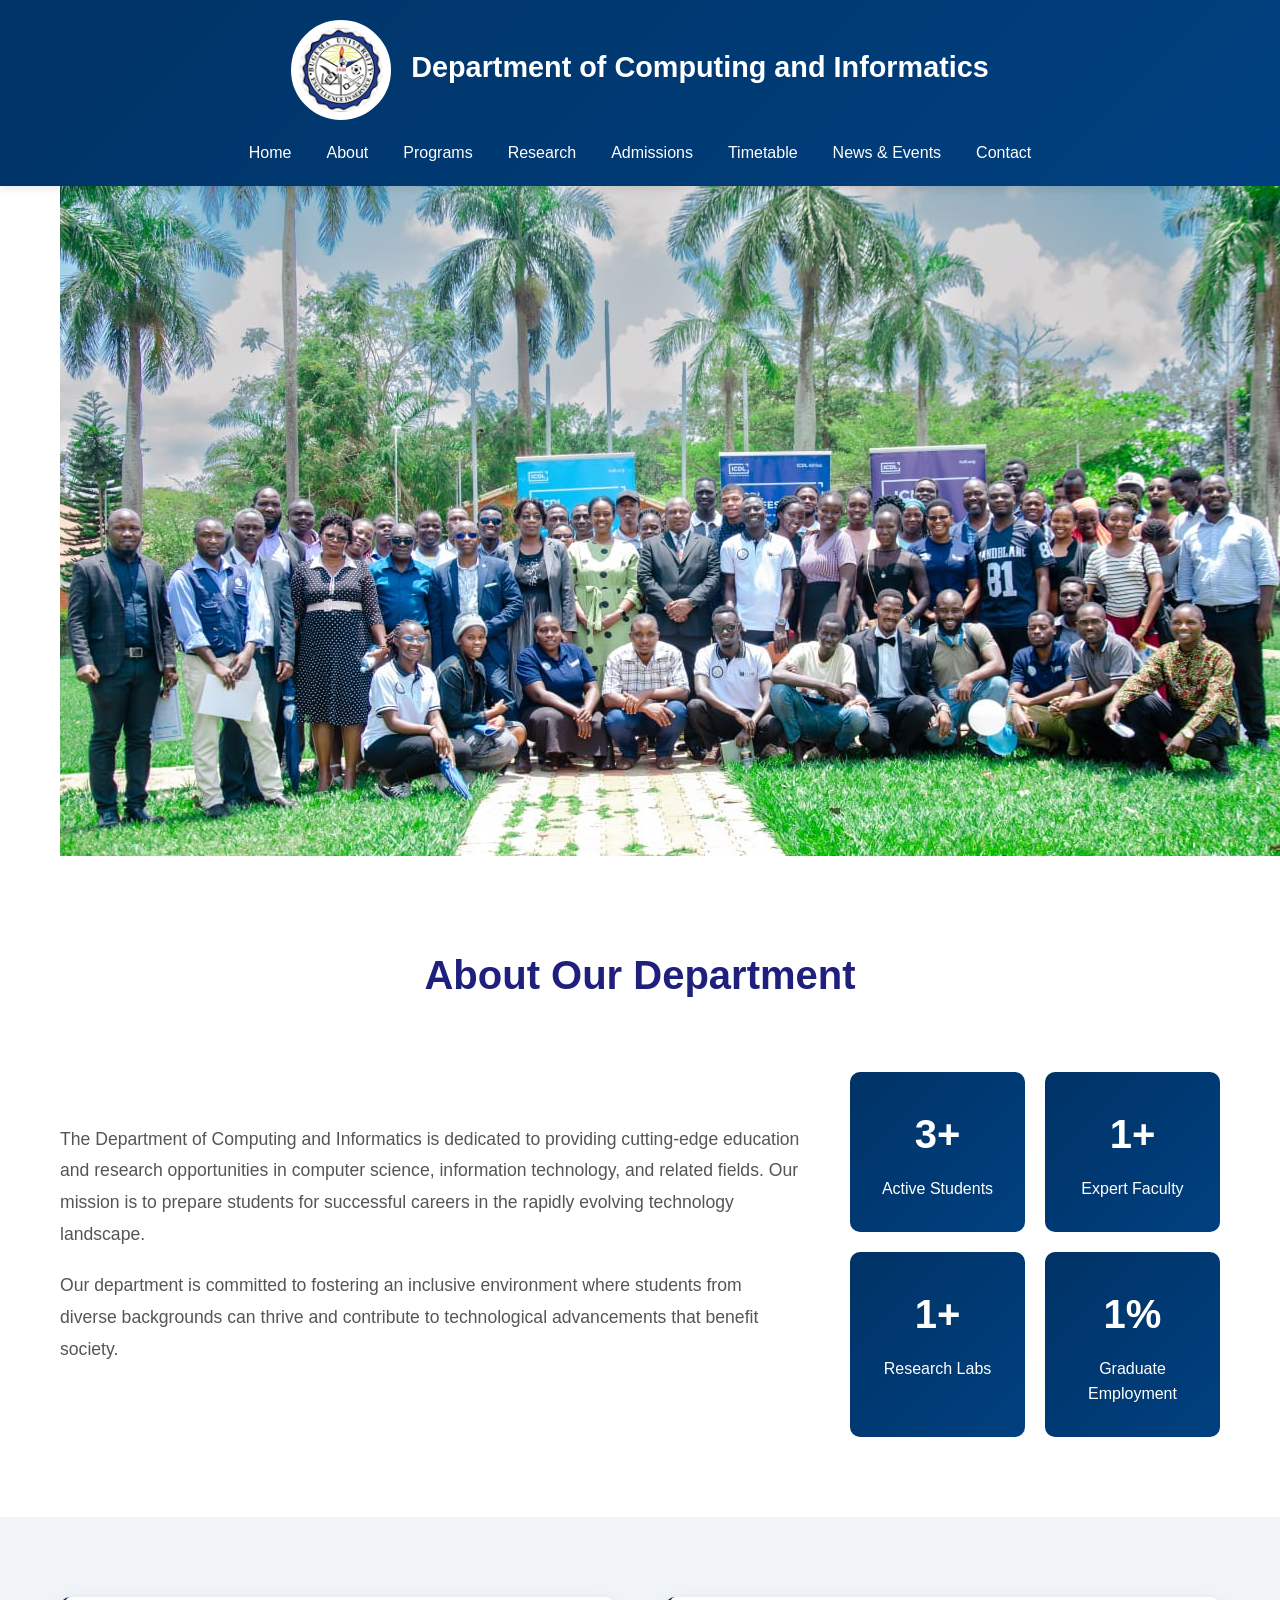
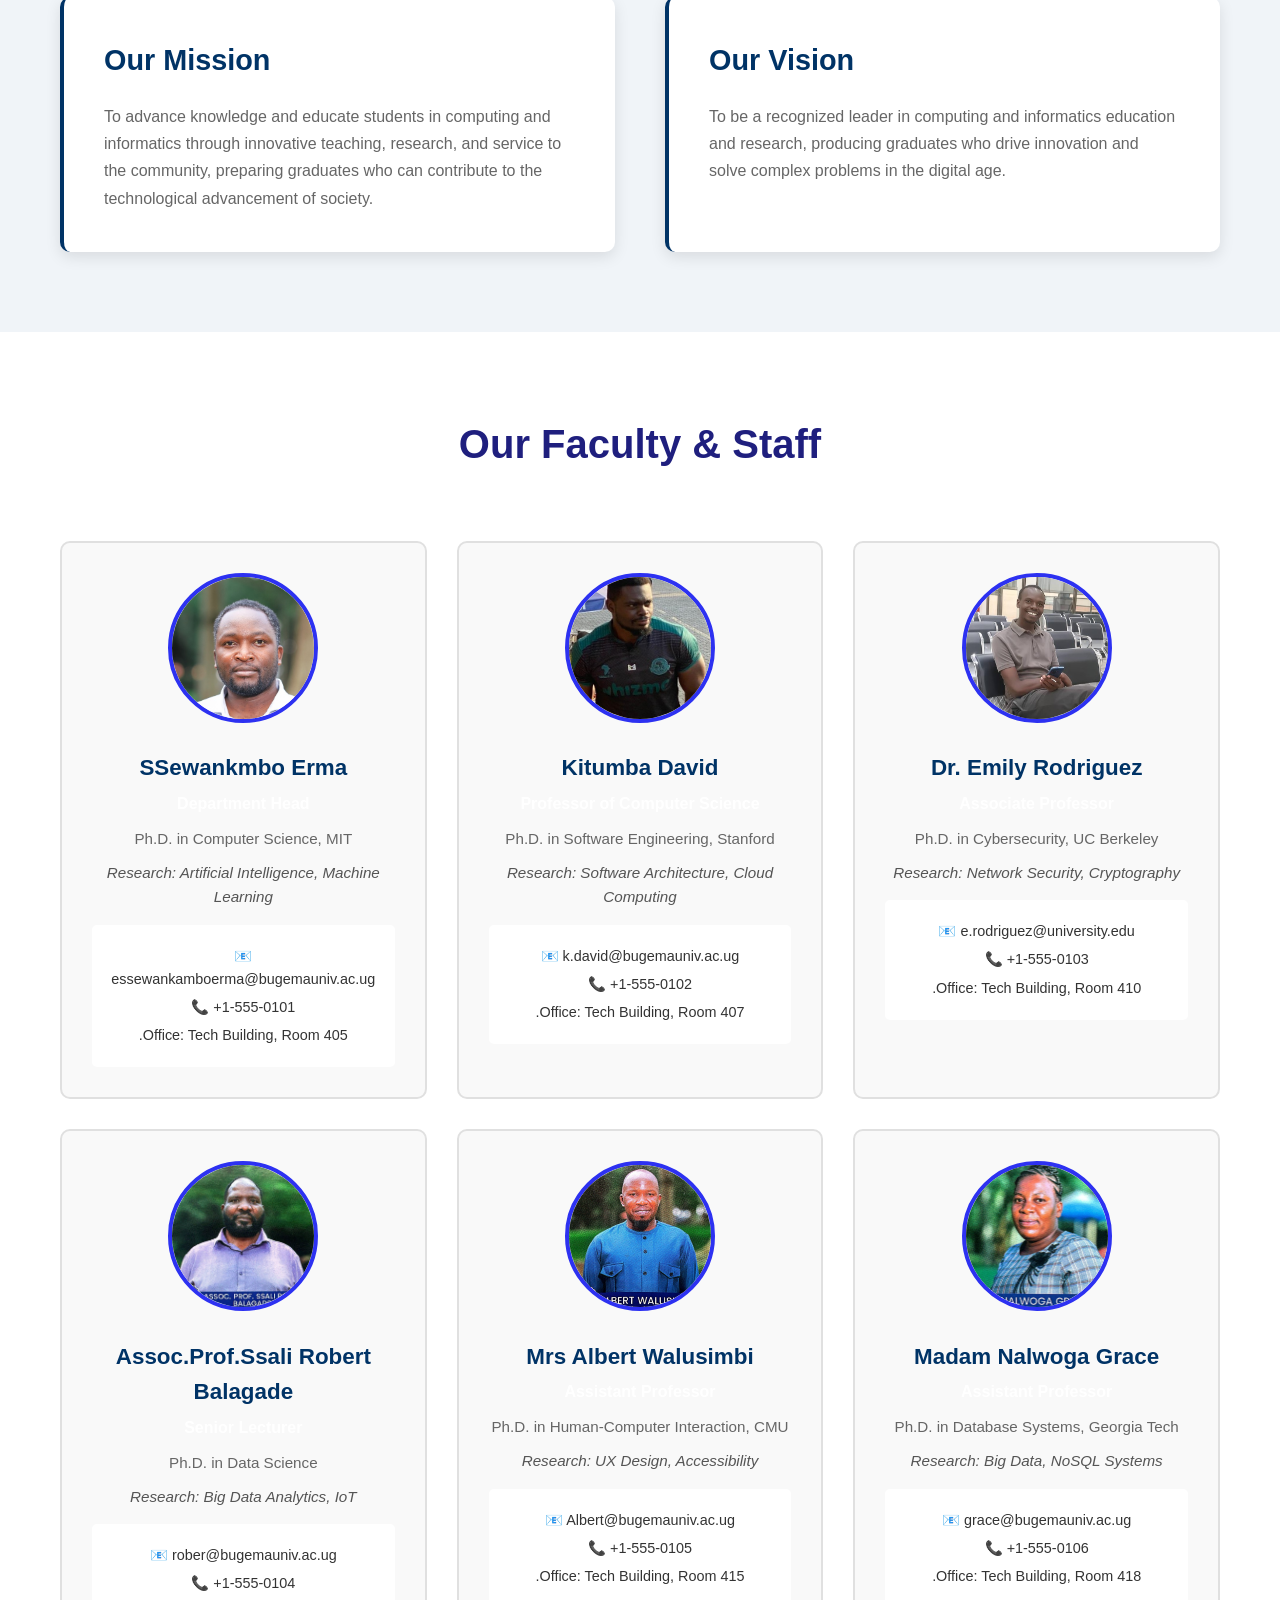
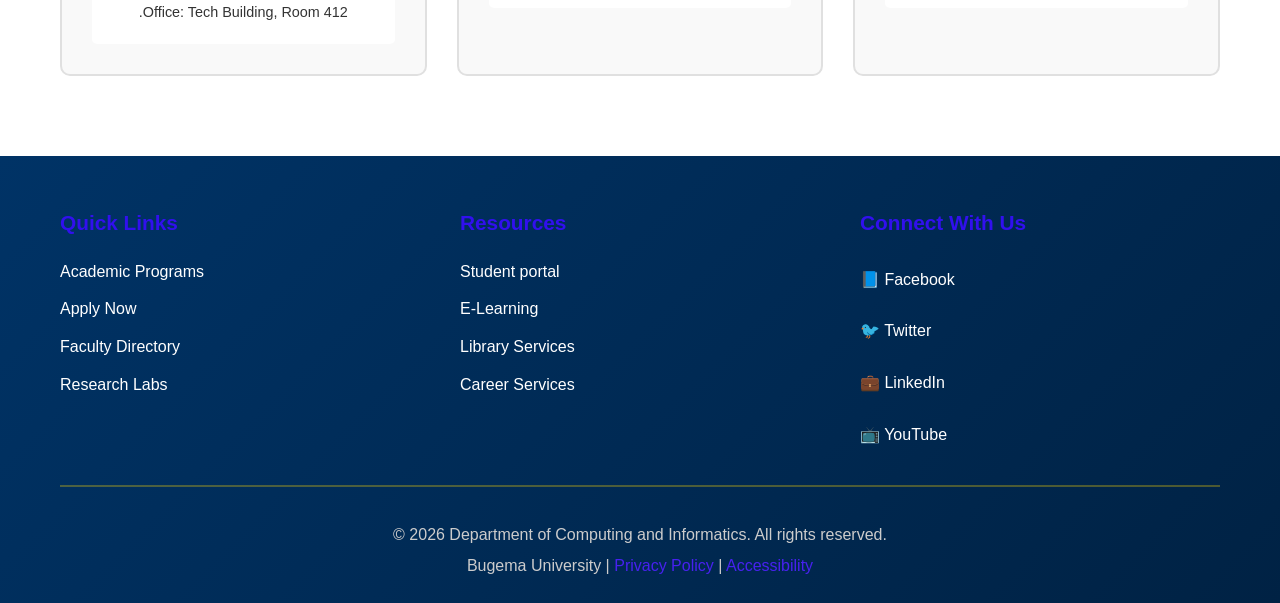
<file: about.html>
<!DOCTYPE html>
<html lang="en">
<head>
    <meta charset="UTF-8">
    <meta name="viewport" content="width=device-width, initial-scale=1.0">
    <title>About - Department of Computing and Informatics</title>
    <link rel="stylesheet" href="styles.css">
</head>
<body>
    <!-- Header Section -->
    <header class="header">
        <div class="container">
            <div class="logo-section">
                <img src="logo.jpg" alt="University Logo" class="logo">
                <div class="university-name">
                    
                    <h1>Department of Computing and Informatics</h1>
                </div>
            </div>
            <nav class="main-nav">
                <ul>
                    <li><a href="home.html">Home</a></li>
                    <li><a href="about.html">About</a></li>
                    <li><a href="programs.html">Programs</a></li>
                    <li><a href="research.html">Research</a></li>
                    <li><a href="admissions.html">Admissions</a></li>
                    <li><a href="timetable.html">Timetable</a></li>
                    <li><a href="news.html">News & Events</a></li>
                    <li><a href="contact.html">Contact</a></li>
                    

                </ul>
            </nav>
        </div>
    </header>

    <!-- Staff Header Image -->
    <section class="staff-header">
        <div class="container">
            <img src="staff.jpg" alt="Department Staff" class="staff-header-image">
        </div>
    </section>

    <!-- About Section -->
    <section id="about" class="about-section">
        <div class="container">
            <h2 class="section-title">About Our Department</h2>
            <div class="about-content">
                <div class="about-text">
                    <p>The Department of Computing and Informatics is dedicated to providing cutting-edge education and research opportunities in computer science, information technology, and related fields. Our mission is to prepare students for successful careers in the rapidly evolving technology landscape.</p>
    
                    <p>Our department is committed to fostering an inclusive environment where students from diverse backgrounds can thrive and contribute to technological advancements that benefit society.</p>
                </div>
                <div class="about-highlights">
                    <div class="highlight-card">
                        <h3>500+</h3>
                        <p>Active Students</p>
                    </div>
                    <div class="highlight-card">
                        <h3>25+</h3>
                        <p>Expert Faculty</p>
                    </div>
                    <div class="highlight-card">
                        <h3>15+</h3>
                        <p>Research Labs</p>
                    </div>
                    <div class="highlight-card">
                        <h3>95%</h3>
                        <p>Graduate Employment</p>
                    </div>
                </div>
            </div>
        </div>
    </section>

    <!-- Mission and Vision Section -->
    <section class="mission-vision">
        <div class="container">
            <div class="mission-vision-content">
                <div class="mission-section">
                    <h3>Our Mission</h3>
                    <p>To advance knowledge and educate students in computing and informatics through innovative teaching, research, and service to the community, preparing graduates who can contribute to the technological advancement of society.</p>
                </div>
                <div class="vision-section">
                    <h3>Our Vision</h3>
                    <p>To be a recognized leader in computing and informatics education and research, producing graduates who drive innovation and solve complex problems in the digital age.</p>
                </div>
            </div>
        </div>
    </section>

    <!-- Staff Section -->
    <section id="staff" class="staff-section">
        <div class="container">
            <h2 class="section-title">Our Faculty & Staff</h2>
            <div class="staff-grid">
                <div class="staff-card">
                    <img src="hod.jpg" alt="Dr. Sarah Johnson" class="staff-photo">
                    <h3>SSewankmbo Erma</h3>
                    <p class="position">Department Head</p>
                    <p class="qualification">Ph.D. in Computer Science, MIT</p>
                    <p class="research">Research: Artificial Intelligence, Machine Learning</p>
                    <div class="contact-info">
                        <p>📧 essewankamboerma@bugemauniv.ac.ug</p>
                        <p>📞 +1-555-0101</p>
                        <p>.Office: Tech Building, Room 405</p>
                    </div>
                </div>
                <div class="staff-card">
                    <img src="lecture.jpg" alt="Prof. Michael Chen" class="staff-photo">
                    <h3>Kitumba David</h3>
                    <p class="position">Professor of Computer Science</p>
                    <p class="qualification">Ph.D. in Software Engineering, Stanford</p>
                    <p class="research">Research: Software Architecture, Cloud Computing</p>
                    <div class="contact-info">
                        <p>📧 k.david@bugemauniv.ac.ug</p>
                        <p>📞 +1-555-0102</p>
                        <p>.Office: Tech Building, Room 407</p>
                    </div>
                </div>
                <div class="staff-card">
                    <img src="lecture2.jpg" alt="Dr. Emily Rodriguez" class="staff-photo">
                    <h3>Dr. Emily Rodriguez</h3>
                    <p class="position">Associate Professor</p>
                    <p class="qualification">Ph.D. in Cybersecurity, UC Berkeley</p>
                    <p class="research">Research: Network Security, Cryptography</p>
                    <div class="contact-info">
                        <p>📧 e.rodriguez@university.edu</p>
                        <p>📞 +1-555-0103</p>
                        <p>.Office: Tech Building, Room 410</p>
                    </div>
                </div>
                <div class="staff-card">
                    <img src="Robert.jpg" alt="Dr. James Kimani" class="staff-photo">
                    <h3>Assoc.Prof.Ssali Robert Balagade</h3>
                    <p class="position">Senior Lecturer</p>
                    <p class="qualification">Ph.D. in Data Science</p>
                    <p class="research">Research: Big Data Analytics, IoT</p>
                    <div class="contact-info">
                        <p>📧 rober@bugemauniv.ac.ug</p>
                        <p>📞 +1-555-0104</p>
                        <p>.Office: Tech Building, Room 412</p>
                    </div>
                </div>
                <div class="staff-card">
                    <img src="Albert.jpg" alt="Dr. Lisa Anderson" class="staff-photo">
                    <h3>Mrs Albert Walusimbi</h3>
                    <p class="position">Assistant Professor</p>
                    <p class="qualification">Ph.D. in Human-Computer Interaction, CMU</p>
                    <p class="research">Research: UX Design, Accessibility</p>
                    <div class="contact-info">
                        <p>📧 Albert@bugemauniv.ac.ug</p>
                        <p>📞 +1-555-0105</p>
                        <p>.Office: Tech Building, Room 415</p>
                    </div>
                </div>
                <div class="staff-card">
                    <img src="Grace.jpg" alt="Dr. Robert Taylor" class="staff-photo">
                    <h3>Madam Nalwoga Grace</h3>
                    <p class="position">Assistant Professor</p>
                    <p class="qualification">Ph.D. in Database Systems, Georgia Tech</p>
                    <p class="research">Research: Big Data, NoSQL Systems</p>
                    <div class="contact-info">
                        <p>📧 grace@bugemauniv.ac.ug</p>
                        <p>📞 +1-555-0106</p>
                        <p>.Office: Tech Building, Room 418</p>
                    </div>
                </div>
            </div>
        </div>
    </section>

    <!-- Administrative Staff -->
   

    <!-- Footer -->
    <footer class="footer">
        <div class="container">
            <div class="footer-content">
                <div class="footer-section">
                    <h4>Quick Links</h4>
                    <ul>
                        <li><a href="programs.html">Academic Programs</a></li>
                        <li><a href="admissions.html">Apply Now</a></li>
                        <li><a href="about.html">Faculty Directory</a></li>
                        <li><a href="research.html">Research Labs</a></li>
                    </ul>
                </div>
                 <div class="footer-section">
                    <h4>Resources</h4>
                    <ul>
                        <li><a href="https://erms.bugemauniv.ac.ug/student/login/">Student portal</a></li>
                        <li><a href="https://elearning.bugemauniv.ac.ug/">E-Learning</a></li>
                        <li><a href="https://lib.bugemauniv.ac.ug/">Library Services</a></li>
                        <li><a href="#">Career Services</a></li>
                    </ul>
                </div>
                <div class="footer-section">
                    <h4>Connect With Us</h4>
                    <div class="social-links">
                        <a href="#" aria-label="Facebook">📘 Facebook</a>
                        <a href="#" aria-label="Twitter">🐦 Twitter</a>
                        <a href="#" aria-label="LinkedIn">💼 LinkedIn</a>
                        <a href="#" aria-label="YouTube">📺 YouTube</a>
                    </div>
                </div>
            </div>
            <div class="footer-bottom">
                <p>&copy; 2026 Department of Computing and Informatics. All rights reserved.</p>
                <p>Bugema University | <a href="#">Privacy Policy</a> | <a href="#">Accessibility</a></p>
            </div>
        </div>
    </footer>

    <script src="script.js"></script>
</body>
</html>
</file>
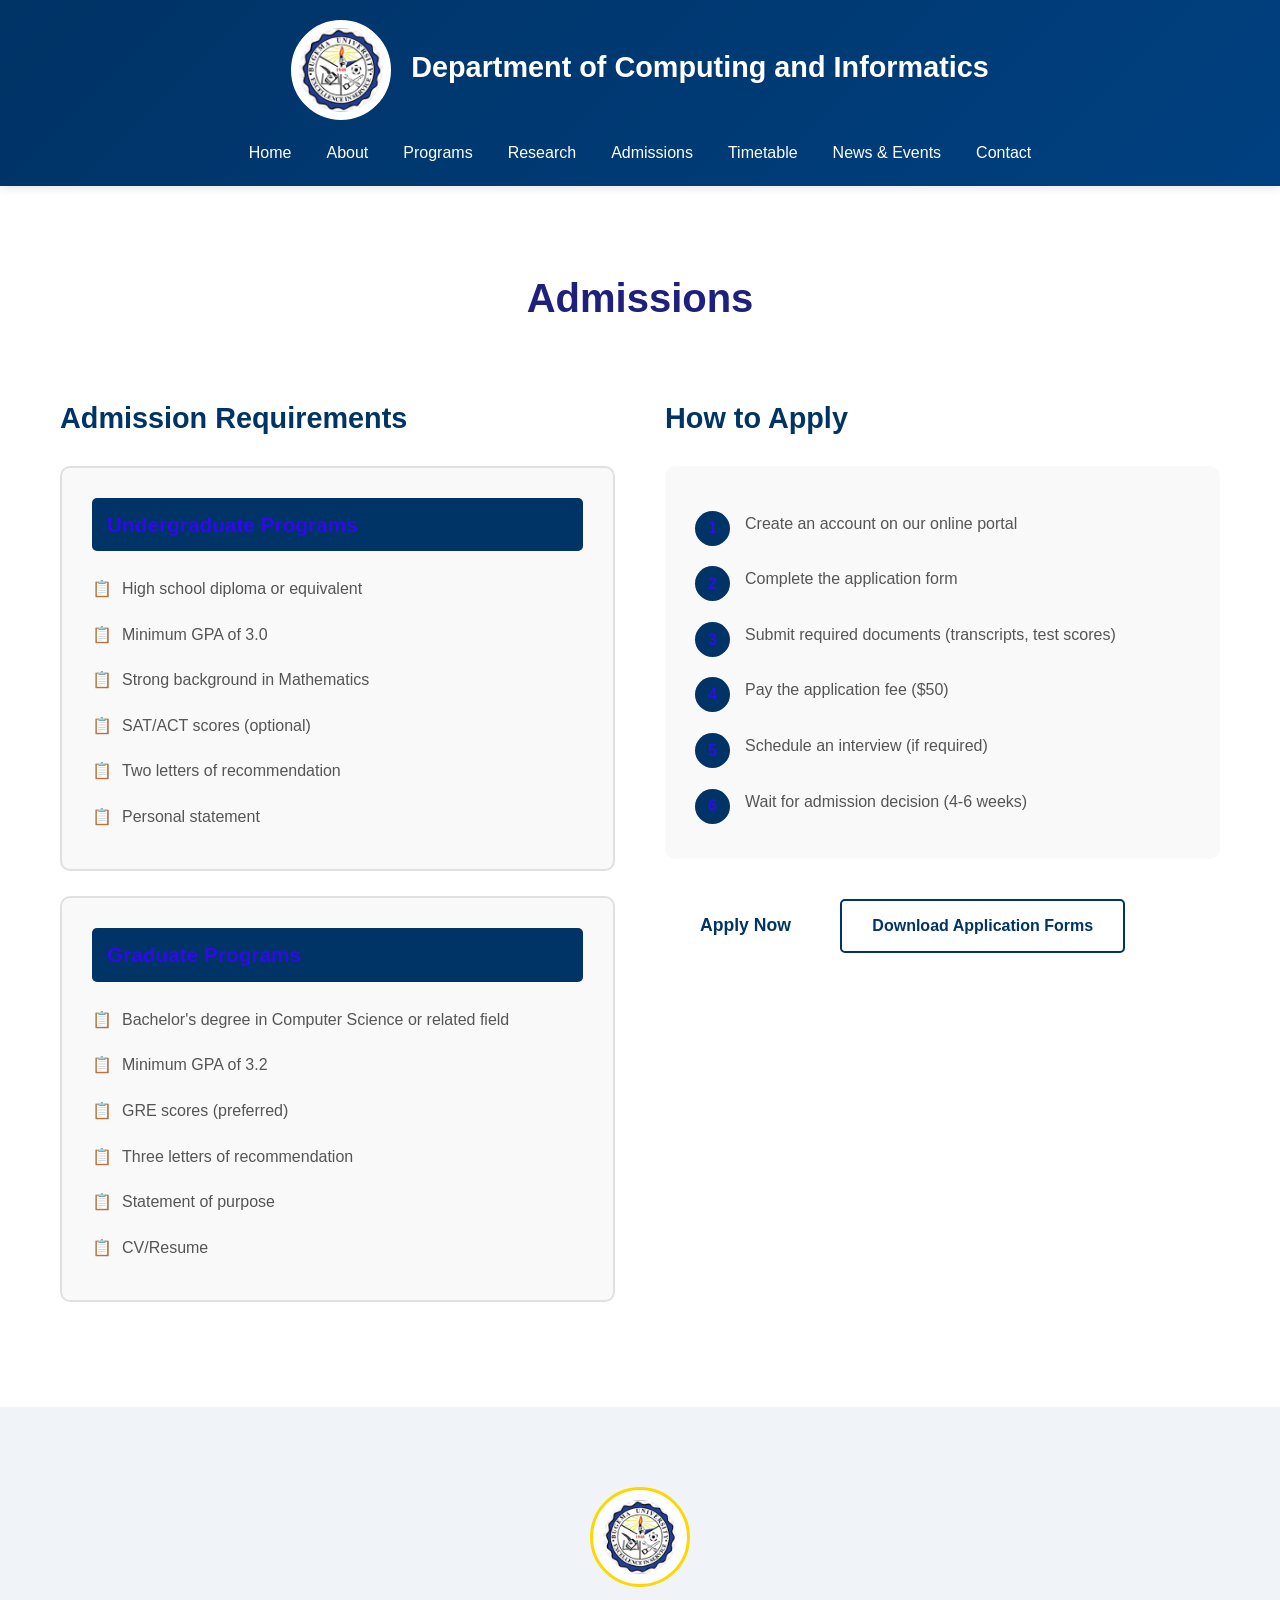
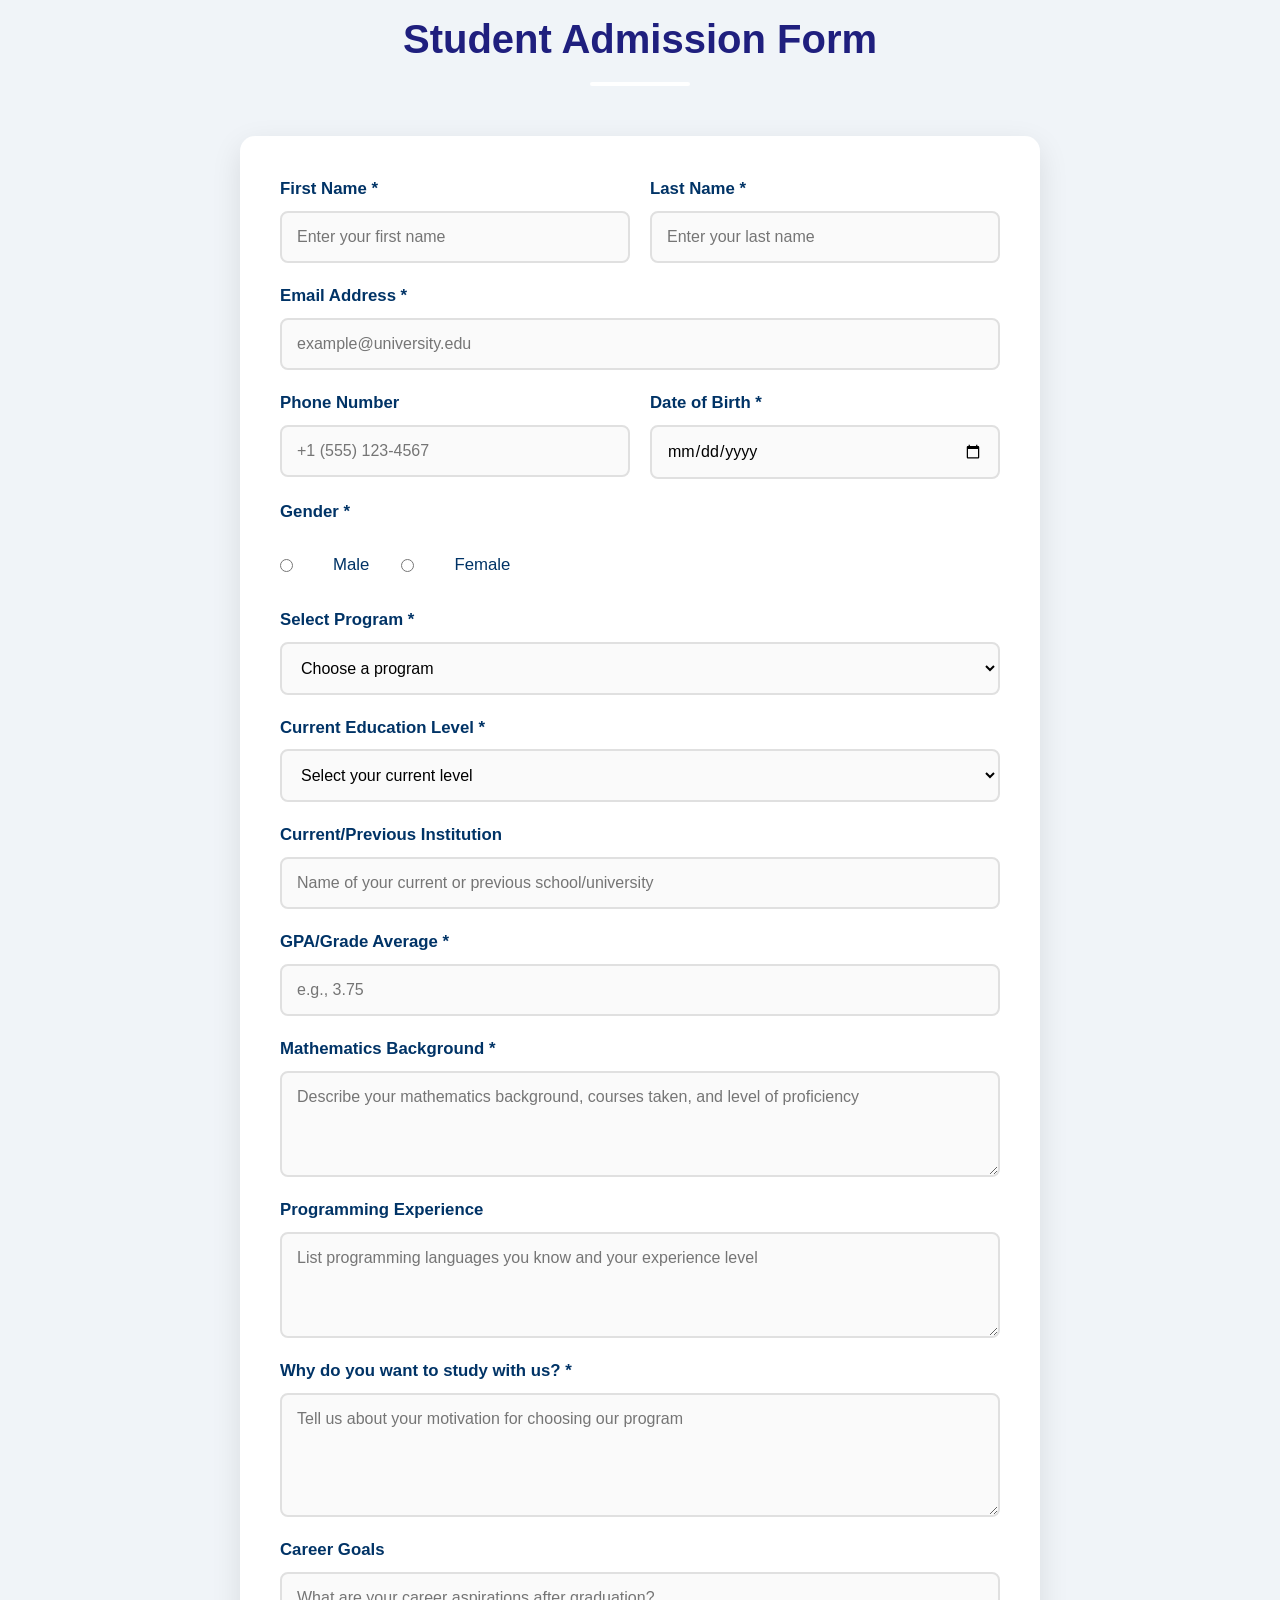
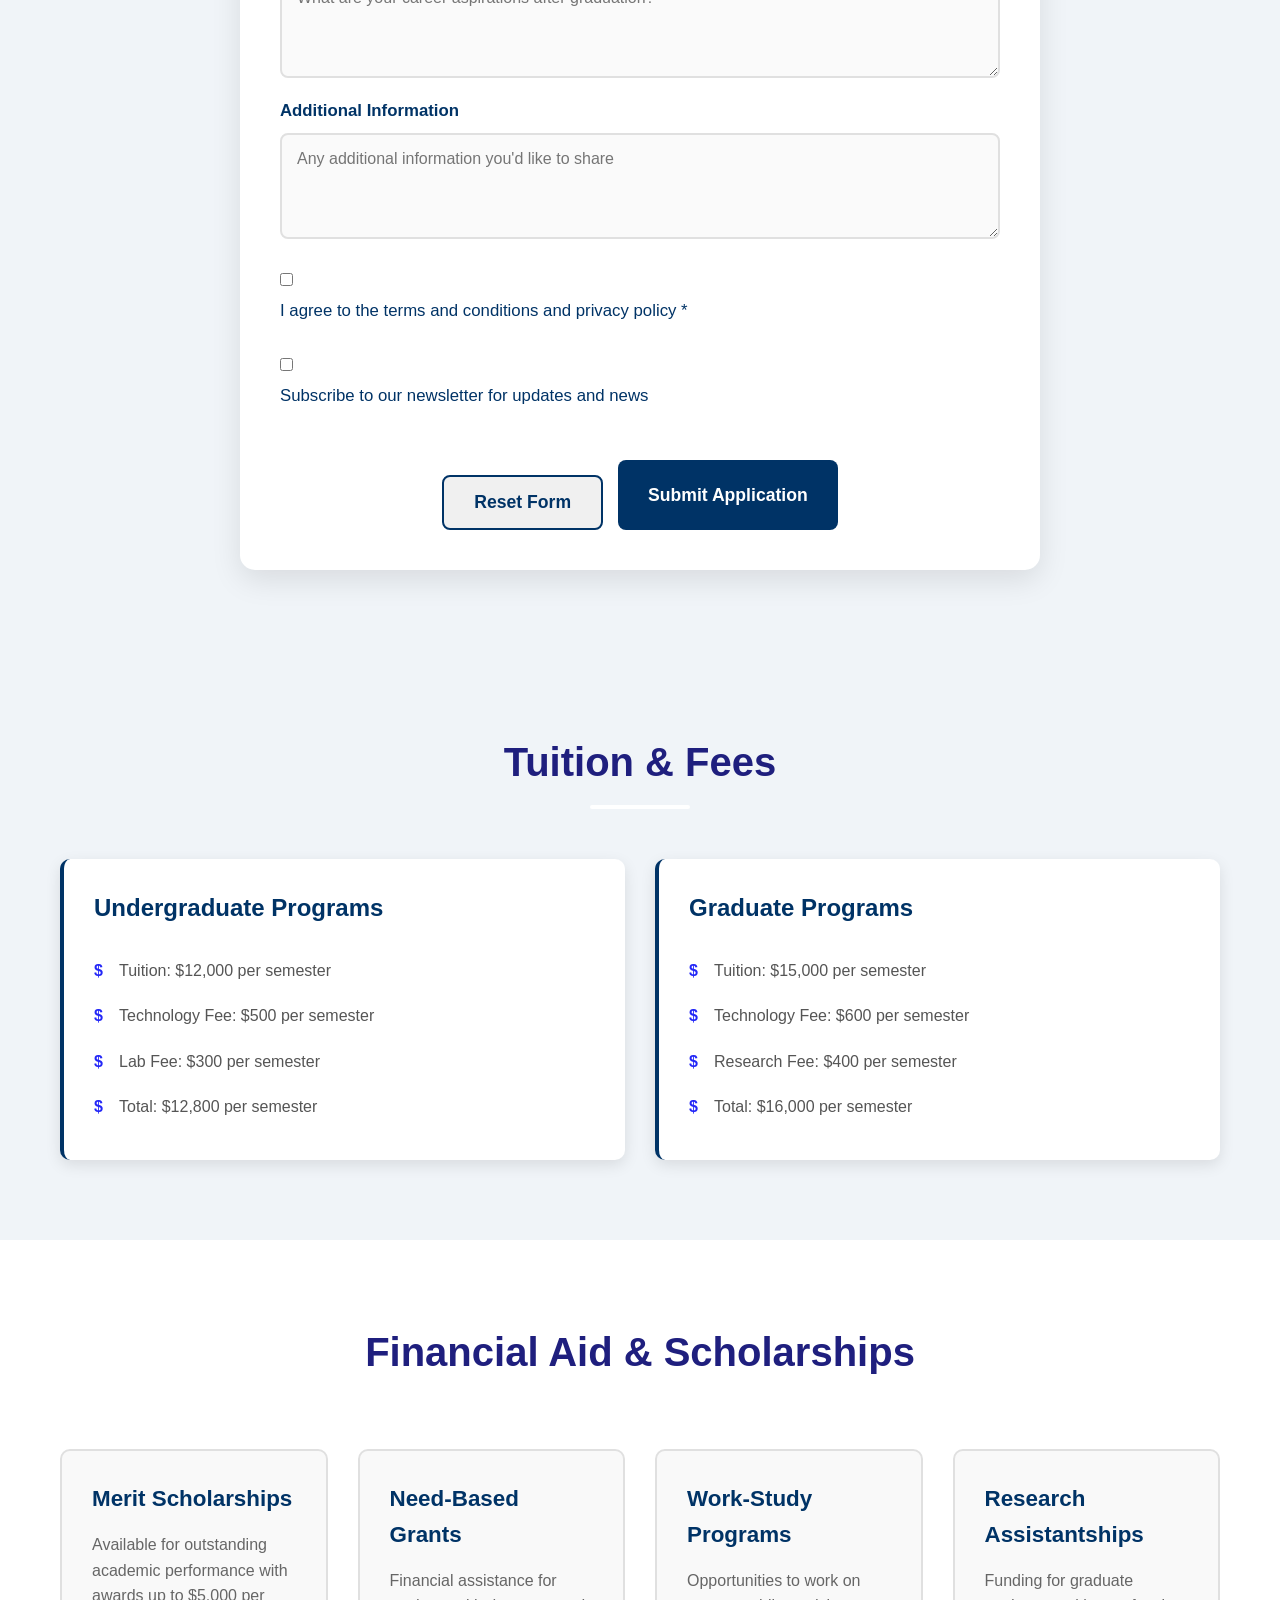
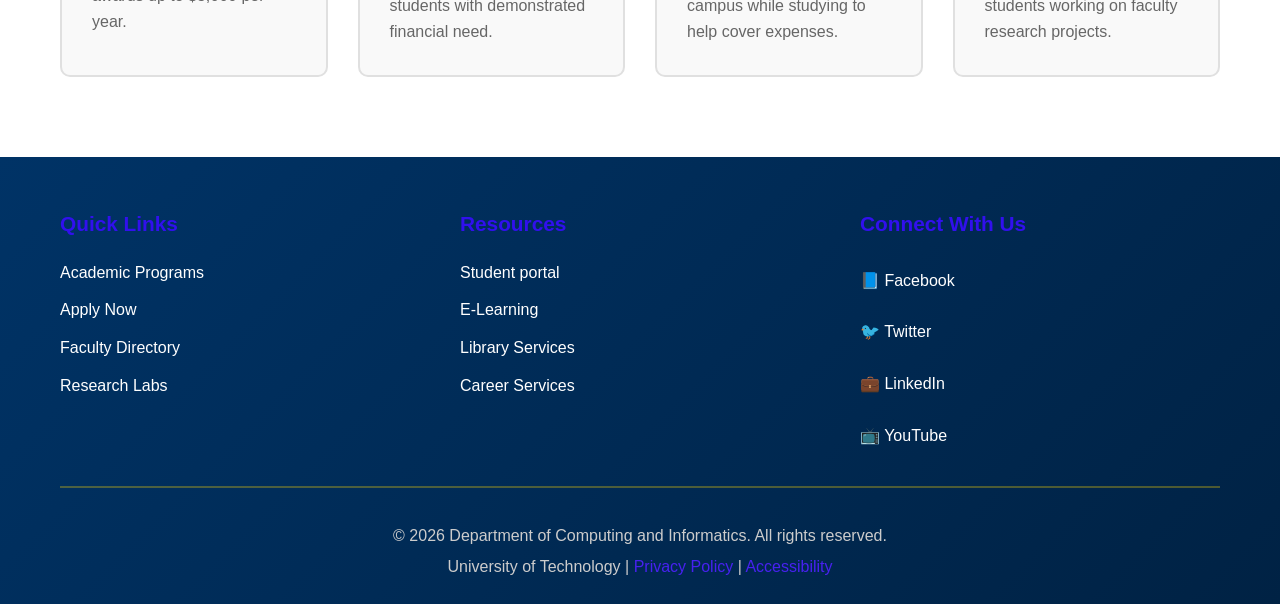
<file: admissions.html>
<!DOCTYPE html>
<html lang="en">
<head>
    <meta charset="UTF-8">
    <meta name="viewport" content="width=device-width, initial-scale=1.0">
    <title>Admissions - Department of Computing and Informatics</title>
    <link rel="stylesheet" href="styles.css">
</head>
<body>
    <!-- Header Section -->
    <header class="header">
        <div class="container">
            <div class="logo-section">
                <img src="logo.jpg" alt="University Logo" class="logo">
                <div class="university-name">
            
                    <h1>Department of Computing and Informatics</h1>
                </div>
            </div>
            <nav class="main-nav">
                <ul>
                    <li><a href="home.html">Home</a></li>
                    <li><a href="about.html">About</a></li>
                    <li><a href="programs.html">Programs</a></li>
                    <li><a href="research.html">Research</a></li>
                    <li><a href="admissions.html">Admissions</a></li>
                    <li><a href="timetable.html">Timetable</a></li>
                    <li><a href="news.html">News & Events</a></li>
                    <li><a href="contact.html">Contact</a></li>
                </ul>
            </nav>
        </div>
    </header>

    <!-- Admissions Section -->
    <section id="admissions" class="admissions-section">
        <div class="container">
            <h2 class="section-title">Admissions</h2>
            <div class="admissions-content">
                <div class="requirements">
                    <h3>Admission Requirements</h3>
                    <div class="requirement-box">
                        <h4>Undergraduate Programs</h4>
                        <ul>
                            <li>High school diploma or equivalent</li>
                            <li>Minimum GPA of 3.0</li>
                            <li>Strong background in Mathematics</li>
                            <li>SAT/ACT scores (optional)</li>
                            <li>Two letters of recommendation</li>
                            <li>Personal statement</li>
                        </ul>
                    </div>
                    <div class="requirement-box">
                        <h4>Graduate Programs</h4>
                        <ul>
                            <li>Bachelor's degree in Computer Science or related field</li>
                            <li>Minimum GPA of 3.2</li>
                            <li>GRE scores (preferred)</li>
                            <li>Three letters of recommendation</li>
                            <li>Statement of purpose</li>
                            <li>CV/Resume</li>
                        </ul>
                    </div>
                </div>
                <div class="application-process">
                    <h3>How to Apply</h3>
                    <ol class="process-steps">
                        <li>Create an account on our online portal</li>
                        <li>Complete the application form</li>
                        <li>Submit required documents (transcripts, test scores)</li>
                        <li>Pay the application fee ($50)</li>
                        <li>Schedule an interview (if required)</li>
                        <li>Wait for admission decision (4-6 weeks)</li>
                    </ol>
                    <a href="#" class="btn-primary">Apply Now</a>
                    <a href="#" class="btn-secondary">Download Application Forms</a>
                </div>
            </div>
        </div>
    </section>

    <!-- Student Admission Form -->
    <section class="admission-form-section">
        <div class="container">
            <div class="form-header">
                <img src="logo.jpg" alt="University Logo" class="form-logo">
                <h2 class="section-title">Student Admission Form</h2>
            </div>
            <div class="form-container">
                <form class="admission-form" id="admissionForm">
                    <div class="form-row">
                        <div class="form-group">
                            <label for="firstName">First Name *</label>
                            <input type="text" id="firstName" name="firstName" required placeholder="Enter your first name">
                        </div>
                        <div class="form-group">
                            <label for="lastName">Last Name *</label>
                            <input type="text" id="lastName" name="lastName" required placeholder="Enter your last name">
                        </div>
                    </div>
                    
                    <div class="form-group">
                        <label for="email">Email Address *</label>
                        <input type="email" id="email" name="email" required placeholder="example@university.edu">
                    </div>
                    
                    <div class="form-row">
                        <div class="form-group">
                            <label for="phone">Phone Number</label>
                            <input type="tel" id="phone" name="phone" placeholder="+1 (555) 123-4567">
                        </div>
                        <div class="form-group">
                            <label for="dateOfBirth">Date of Birth *</label>
                            <input type="date" id="dateOfBirth" name="dateOfBirth" required>
                        </div>
                    </div>
                    
                    <div class="form-group">
                        <label for="gender">Gender *</label>
                        <div class="radio-group">
                            <input type="radio" id="male" name="gender" value="male" required>
                            <label for="male">Male</label>
                            
                            <input type="radio" id="female" name="gender" value="female" required>
                            <label for="female">Female</label>
                            
                    
                        </div>
                    </div>
                    
                    <div class="form-group">
                        <label for="program">Select Program *</label>
                        <select id="program" name="program" required>
                            <option value="">Choose a program</option>
                            <option value="bs-computer-science">Bachelor of Science in Computer Science</option>
                            <option value="bs-information-technology">Bachelor of Science in Information Technology</option>
                            <option value="bs-cybersecurity">Bachelor of Science in Cybersecurity</option>
                            <option value="ms-data-science">Master of Science in Data Science</option>
                            <option value="ms-computer-science">Master of Science in Computer Science</option>
                            <option value="ms-information-technology">Master of Science in Information Technology</option>
                            <option value="phd-computing">Ph.D. in Computing and Informatics</option>
                        </select>
                    </div>
                    
                    <div class="form-group">
                        <label for="educationLevel">Current Education Level *</label>
                        <select id="educationLevel" name="educationLevel" required>
                            <option value="">Select your current level</option>
                            <option value="high-school">High School</option>
                            <option value="undergraduate">Undergraduate</option>
                            <option value="graduate">Graduate</option>
                            <option value="post-graduate">Post-Graduate</option>
                        </select>
                    </div>
                    
                    <div class="form-group">
                        <label for="institution">Current/Previous Institution</label>
                        <input type="text" id="institution" name="institution" placeholder="Name of your current or previous school/university">
                    </div>
                    
                    <div class="form-group">
                        <label for="gpa">GPA/Grade Average *</label>
                        <input type="number" id="gpa" name="gpa" step="0.01" min="0" max="4.0" required placeholder="e.g., 3.75">
                    </div>
                    
                    <div class="form-group">
                        <label for="mathBackground">Mathematics Background *</label>
                        <textarea id="mathBackground" name="mathBackground" rows="4" required placeholder="Describe your mathematics background, courses taken, and level of proficiency"></textarea>
                    </div>
                    
                    <div class="form-group">
                        <label for="programmingExperience">Programming Experience</label>
                        <textarea id="programmingExperience" name="programmingExperience" rows="4" placeholder="List programming languages you know and your experience level"></textarea>
                    </div>
                    
                    <div class="form-group">
                        <label for="motivation">Why do you want to study with us? *</label>
                        <textarea id="motivation" name="motivation" rows="5" required placeholder="Tell us about your motivation for choosing our program"></textarea>
                    </div>
                    
                    <div class="form-group">
                        <label for="careerGoals">Career Goals</label>
                        <textarea id="careerGoals" name="careerGoals" rows="4" placeholder="What are your career aspirations after graduation?"></textarea>
                    </div>
                    
                    <div class="form-group">
                        <label for="additionalInfo">Additional Information</label>
                        <textarea id="additionalInfo" name="additionalInfo" rows="4" placeholder="Any additional information you'd like to share"></textarea>
                    </div>
                    
                    <div class="form-group checkbox-group">
                        <input type="checkbox" id="terms" name="terms" required>
                        <label for="terms">I agree to the terms and conditions and privacy policy *</label>
                    </div>
                    
                    <div class="form-group checkbox-group">
                        <input type="checkbox" id="newsletter" name="newsletter">
                        <label for="newsletter">Subscribe to our newsletter for updates and news</label>
                    </div>
                    
                    <div class="form-buttons">
                        <button type="reset" class="btn-secondary">Reset Form</button>
                        <button type="submit" class="btn-primary">Submit Application</button>
                    </div>
                </form>
            </div>
        </div>
    </section>

    <!-- Tuition and Fees -->
    <section class="tuition-fees">
        <div class="container">
            <h2 class="section-title">Tuition & Fees</h2>
            <div class="tuition-content">
                <div class="fee-card">
                    <h3>Undergraduate Programs</h3>
                    <ul>
                        <li>Tuition: $12,000 per semester</li>
                        <li>Technology Fee: $500 per semester</li>
                        <li>Lab Fee: $300 per semester</li>
                        <li>Total: $12,800 per semester</li>
                    </ul>
                </div>
                <div class="fee-card">
                    <h3>Graduate Programs</h3>
                    <ul>
                        <li>Tuition: $15,000 per semester</li>
                        <li>Technology Fee: $600 per semester</li>
                        <li>Research Fee: $400 per semester</li>
                        <li>Total: $16,000 per semester</li>
                    </ul>
                </div>
            </div>
        </div>
    </section>

    <!-- Financial Aid -->
    <section class="financial-aid">
        <div class="container">
            <h2 class="section-title">Financial Aid & Scholarships</h2>
            <div class="aid-options">
                <div class="aid-card">
                    <h3>Merit Scholarships</h3>
                    <p>Available for outstanding academic performance with awards up to $5,000 per year.</p>
                </div>
                <div class="aid-card">
                    <h3>Need-Based Grants</h3>
                    <p>Financial assistance for students with demonstrated financial need.</p>
                </div>
                <div class="aid-card">
                    <h3>Work-Study Programs</h3>
                    <p>Opportunities to work on campus while studying to help cover expenses.</p>
                </div>
                <div class="aid-card">
                    <h3>Research Assistantships</h3>
                    <p>Funding for graduate students working on faculty research projects.</p>
                </div>
            </div>
        </div>
    </section>

    <!-- Footer -->
    <footer class="footer">
        <div class="container">
            <div class="footer-content">
                <div class="footer-section">
                    <h4>Quick Links</h4>
                    <ul>
                        <li><a href="programs.html">Academic Programs</a></li>
                        <li><a href="admissions.html">Apply Now</a></li>
                        <li><a href="staff.html">Faculty Directory</a></li>
                        <li><a href="research.html">Research Labs</a></li>
                    </ul>
                    </div>
                <div class="footer-section">
                    <h4>Resources</h4>
                    <ul>
                        <li><a href="https://erms.bugemauniv.ac.ug/student/login/">Student portal</a></li>
                        <li><a href="https://elearning.bugemauniv.ac.ug/">E-Learning</a></li>
                        <li><a href="https://lib.bugemauniv.ac.ug/">Library Services</a></li>
                        <li><a href="#">Career Services</a></li>
                    </ul>
                </div>
                <div class="footer-section">
                    <h4>Connect With Us</h4>
                    <div class="social-links">
                        <a href="#" aria-label="Facebook">📘 Facebook</a>
                        <a href="#" aria-label="Twitter">🐦 Twitter</a>
                        <a href="#" aria-label="LinkedIn">💼 LinkedIn</a>
                        <a href="#" aria-label="YouTube">📺 YouTube</a>
                    </div>
                </div>
            </div>
            <div class="footer-bottom">
                <p>&copy; 2026 Department of Computing and Informatics. All rights reserved.</p>
                <p>University of Technology | <a href="#">Privacy Policy</a> | <a href="#">Accessibility</a></p>
            </div>
        </div>
    </footer>

    <script src="script.js"></script>
    <script>
        // Form validation and submission
        document.getElementById('admissionForm').addEventListener('submit', function(e) {
            e.preventDefault();
            
            // Basic validation
            const requiredFields = this.querySelectorAll('[required]');
            let isValid = true;
            
            requiredFields.forEach(field => {
                if (!field.value.trim()) {
                    field.classList.add('error');
                    isValid = false;
                } else {
                    field.classList.remove('error');
                }
            });
            
            if (isValid) {
                // Show success message
                alert('Thank you for your application! We will review your submission and contact you within 2-3 business days.');
                this.reset();
            } else {
                alert('Please fill in all required fields.');
            }
        });
        
        // Real-time validation
        const inputs = document.querySelectorAll('input, textarea, select');
        inputs.forEach(input => {
            input.addEventListener('blur', function() {
                if (this.hasAttribute('required') && !this.value.trim()) {
                    this.classList.add('error');
                } else {
                    this.classList.remove('error');
                }
            });
            
            input.addEventListener('input', function() {
                if (this.classList.contains('error') && this.value.trim()) {
                    this.classList.remove('error');
                }
            });
        });
    </script>
</body>
</html>
</file>
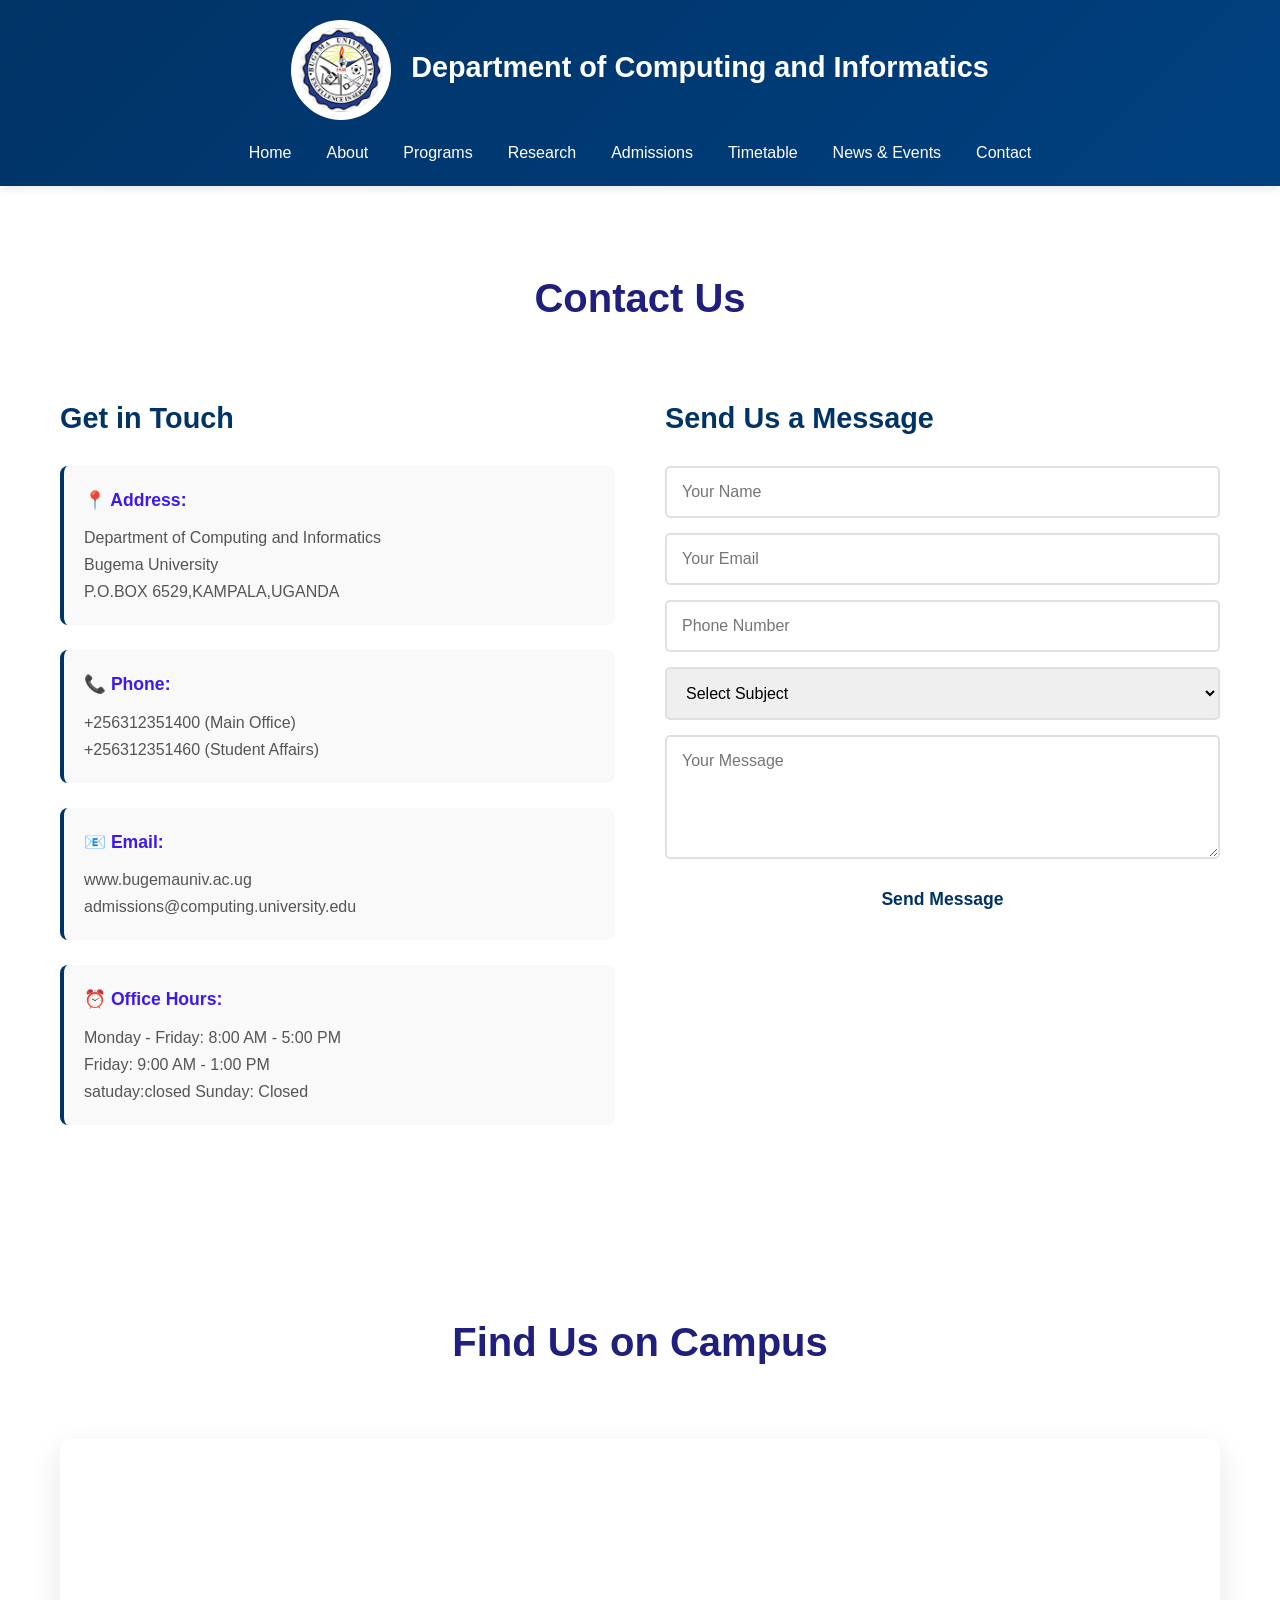
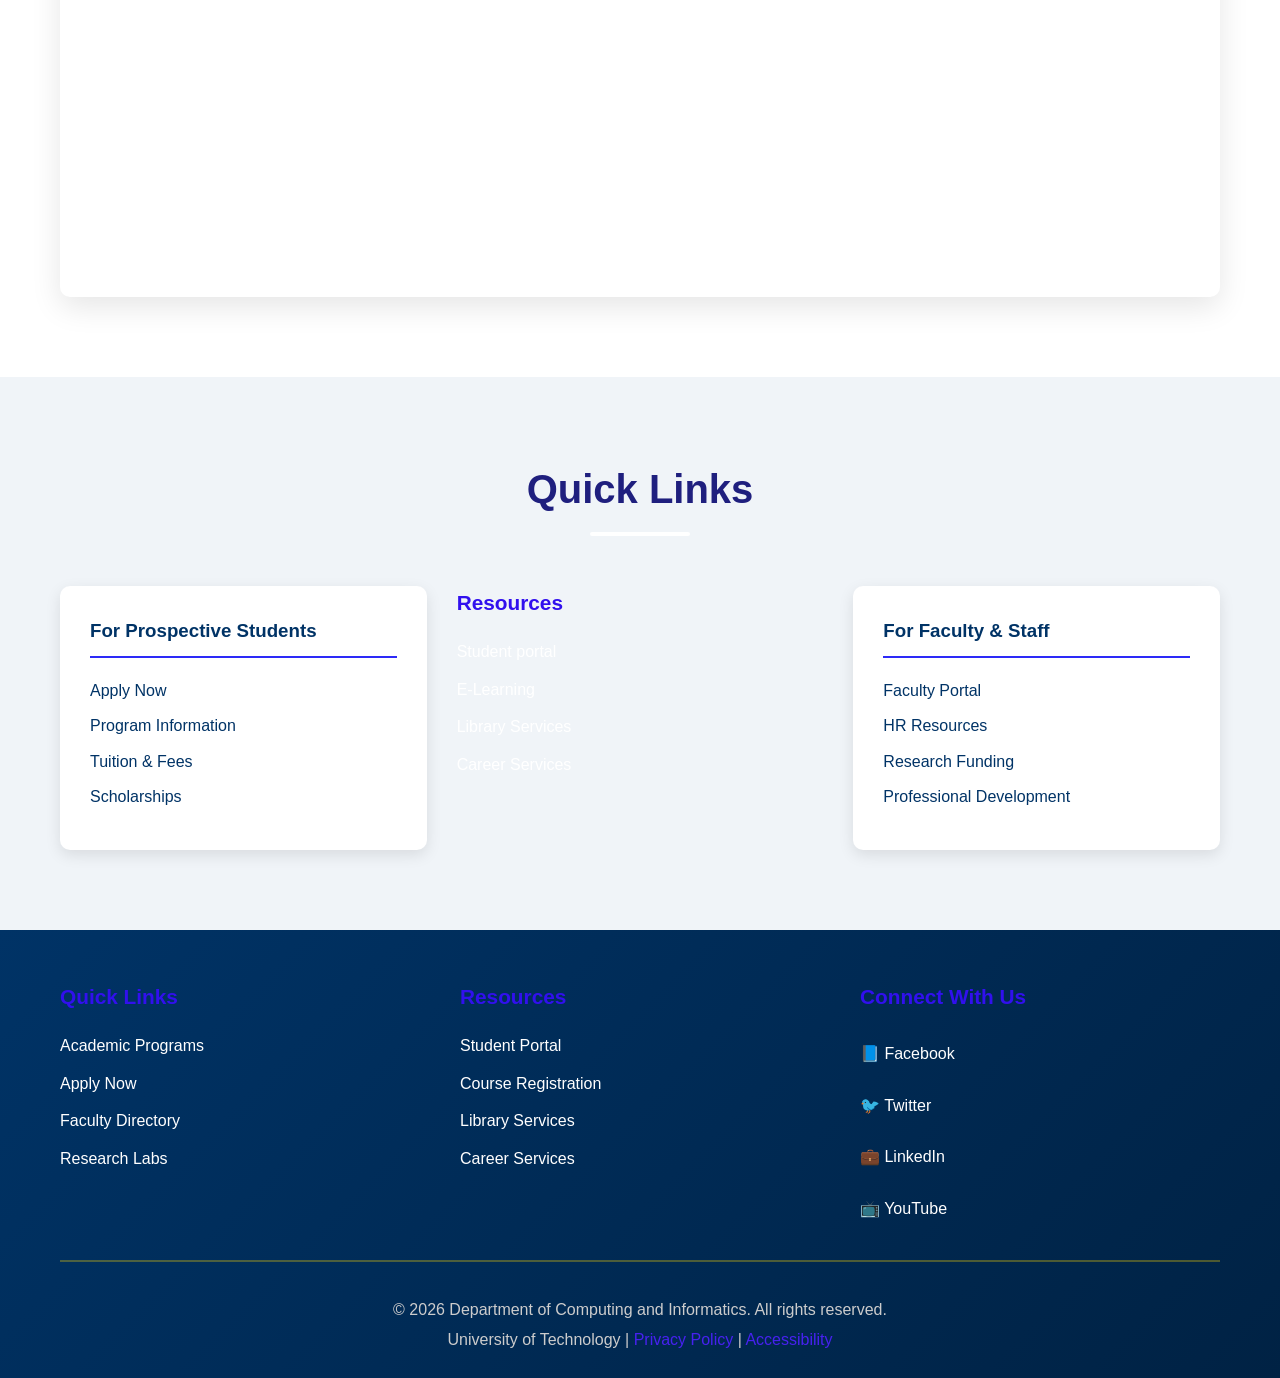
<file: contact.html>
<!DOCTYPE html>
<html lang="en">
<head>
    <meta charset="UTF-8">
    <meta name="viewport" content="width=device-width, initial-scale=1.0">
    <title>Contact - Department of Computing and Informatics</title>
    <link rel="stylesheet" href="styles.css">
</head>
<body>
    <!-- Header Section -->
    <header class="header">
        <div class="container">
            <div class="logo-section">
                <img src="logo.jpg" alt="University Logo" class="logo">
                <div class="university-name">
                    
                    <h1>Department of Computing and Informatics</h1>
                </div>
            </div>
            <nav class="main-nav">
                <ul>
                    <li><a href="home.html">Home</a></li>
                    <li><a href="about.html">About</a></li>
                    <li><a href="programs.html">Programs</a></li>
                    <li><a href="research.html">Research</a></li>
                    <li><a href="admissions.html">Admissions</a></li>
                    <li><a href="timetable.html">Timetable</a></li>
                    <li><a href="news.html">News & Events</a></li>
                    <li><a href="contact.html">Contact</a></li>
                </ul>
            </nav>
        </div>
    </header>

    <!-- Contact Section -->
    <section id="contact" class="contact-section">
        <div class="container">
            <h2 class="section-title">Contact Us</h2>
            <div class="contact-content">
                <div class="contact-info-section">
                    <h3>Get in Touch</h3>
                    <div class="info-item">
                        <strong>📍 Address:</strong>
                        <p>Department of Computing and Informatics<br>
Bugema  University <br>
                        P.O.BOX 6529,KAMPALA,UGANDA<br>
                        </p>
                    </div>
                    <div class="info-item">
                        <strong>📞 Phone:</strong>
                        <p>+256312351400 (Main Office)<br>
                        +256312351460 (Student Affairs)</p>
                    </div>
                    <div class="info-item">
                        <strong>📧 Email:</strong>
                        <p> www.bugemauniv.ac.ug<br>
                        admissions@computing.university.edu</p>
                    </div>
                    <div class="info-item">
                        <strong>⏰ Office Hours:</strong>
                        <p>Monday - Friday: 8:00 AM - 5:00 PM<br>
                        Friday: 9:00 AM - 1:00 PM<br>
                        satuday:closed
                        Sunday: Closed</p>
                    </div>
                </div>
                <div class="contact-form-section">
                    <h3>Send Us a Message</h3>
                    <form class="inquiry-form">
                        <input type="text" placeholder="Your Name" required>
                        <input type="email" placeholder="Your Email" required>
                        <input type="tel" placeholder="Phone Number">
                        <select required>
                            <option value="">Select Subject</option>
                            <option value="admissions">Admissions Inquiry</option>
                            <option value="programs">Program Information</option>
                            <option value="research">Research Opportunities</option>
                            <option value="faculty">Faculty Contact</option>
                            <option value="technical">Technical Support</option>
                            <option value="other">Other</option>
                        </select>
                        <textarea rows="5" placeholder="Your Message" required></textarea>
                        <button type="submit" class="btn-primary">Send Message</button>
                    </form>
                </div>
            </div>
        </div>
    </section>

    <!-- Campus Map -->
    <section class="campus-map">
        <div class="container">
            <h2 class="section-title">Find Us on Campus</h2>
            <div class="map-container">
                <iframe src="https://www.google.com/maps/embed?pb=!1m18!1m12!1m3!1d3024.123456789!2d-74.0059413!3d40.7127753!2m3!1f0!2f0!3f0!3m2!1i1024!2i768!4f13.1!3m3!1m2!1s0x0%3A0x0!2zNDDCsDQyJzQ2LjAiTiA3NMKwMDAnMjEuNCJX!5e0!3m2!1sen!2sus!4v1234567890123" width="100%" height="450" style="border:0;" allowfullscreen="" loading="lazy"></iframe>
            </div>
        </div>
    </section>

    <!-- Quick Links -->
    <section class="quick-links">
        <div class="container">
            <h2 class="section-title">Quick Links</h2>
            <div class="links-grid">
                <div class="link-card">
                    <h3>For Prospective Students</h3>
                    <ul>
                        <li><a href="admissions.html">Apply Now</a></li>
                        <li><a href="programs.html">Program Information</a></li>
                        <li><a href="tuition-fees.html">Tuition & Fees</a></li>
                        <li><a href="scholarships.html">Scholarships</a></li>
                    </ul>
                </div>
                <div class="footer-section">
                    <h4>Resources</h4>
                    <ul>
                        <li><a href="https://erms.bugemauniv.ac.ug/student/login/">Student portal</a></li>
                        <li><a href="https://elearning.bugemauniv.ac.ug/">E-Learning</a></li>
                        <li><a href="https://lib.bugemauniv.ac.ug/">Library Services</a></li>
                        <li><a href="#">Career Services</a></li>
                    </ul>
                </div>
                <div class="link-card">
                    <h3>For Faculty & Staff</h3>
                    <ul>
                        <li><a href="faculty-portal.html">Faculty Portal</a></li>
                        <li><a href="hr-resources.html">HR Resources</a></li>
                        <li><a href="research-funding.html">Research Funding</a></li>
                        <li><a href="training.html">Professional Development</a></li>
                    </ul>
                </div>
            </div>
        </div>
    </section>

    <!-- Footer -->
    <footer class="footer">
        <div class="container">
            <div class="footer-content">
                <div class="footer-section">
                    <h4>Quick Links</h4>
                    <ul>
                        <li><a href="programs.html">Academic Programs</a></li>
                        <li><a href="admissions.html">Apply Now</a></li>
                        <li><a href="staff.html">Faculty Directory</a></li>
                        <li><a href="research.html">Research Labs</a></li>
                    </ul>
                </div>
                <div class="footer-section">
                    <h4>Resources</h4>
                    <ul>
                        <li><a href="#">Student Portal</a></li>
                        <li><a href="#">Course Registration</a></li>
                        <li><a href="#">Library Services</a></li>
                        <li><a href="#">Career Services</a></li>
                    </ul>
                </div>
                <div class="footer-section">
                    <h4>Connect With Us</h4>
                    <div class="social-links">
                        <a href="#" aria-label="Facebook">📘 Facebook</a>
                        <a href="#" aria-label="Twitter">🐦 Twitter</a>
                        <a href="#" aria-label="LinkedIn">💼 LinkedIn</a>
                        <a href="#" aria-label="YouTube">📺 YouTube</a>
                    </div>
                </div>
            </div>
            <div class="footer-bottom">
                <p>&copy; 2026 Department of Computing and Informatics. All rights reserved.</p>
                <p>University of Technology | <a href="#">Privacy Policy</a> | <a href="#">Accessibility</a></p>
            </div>
        </div>
    </footer>

    <script src="script.js"></script>
</body>
</html>
</file>
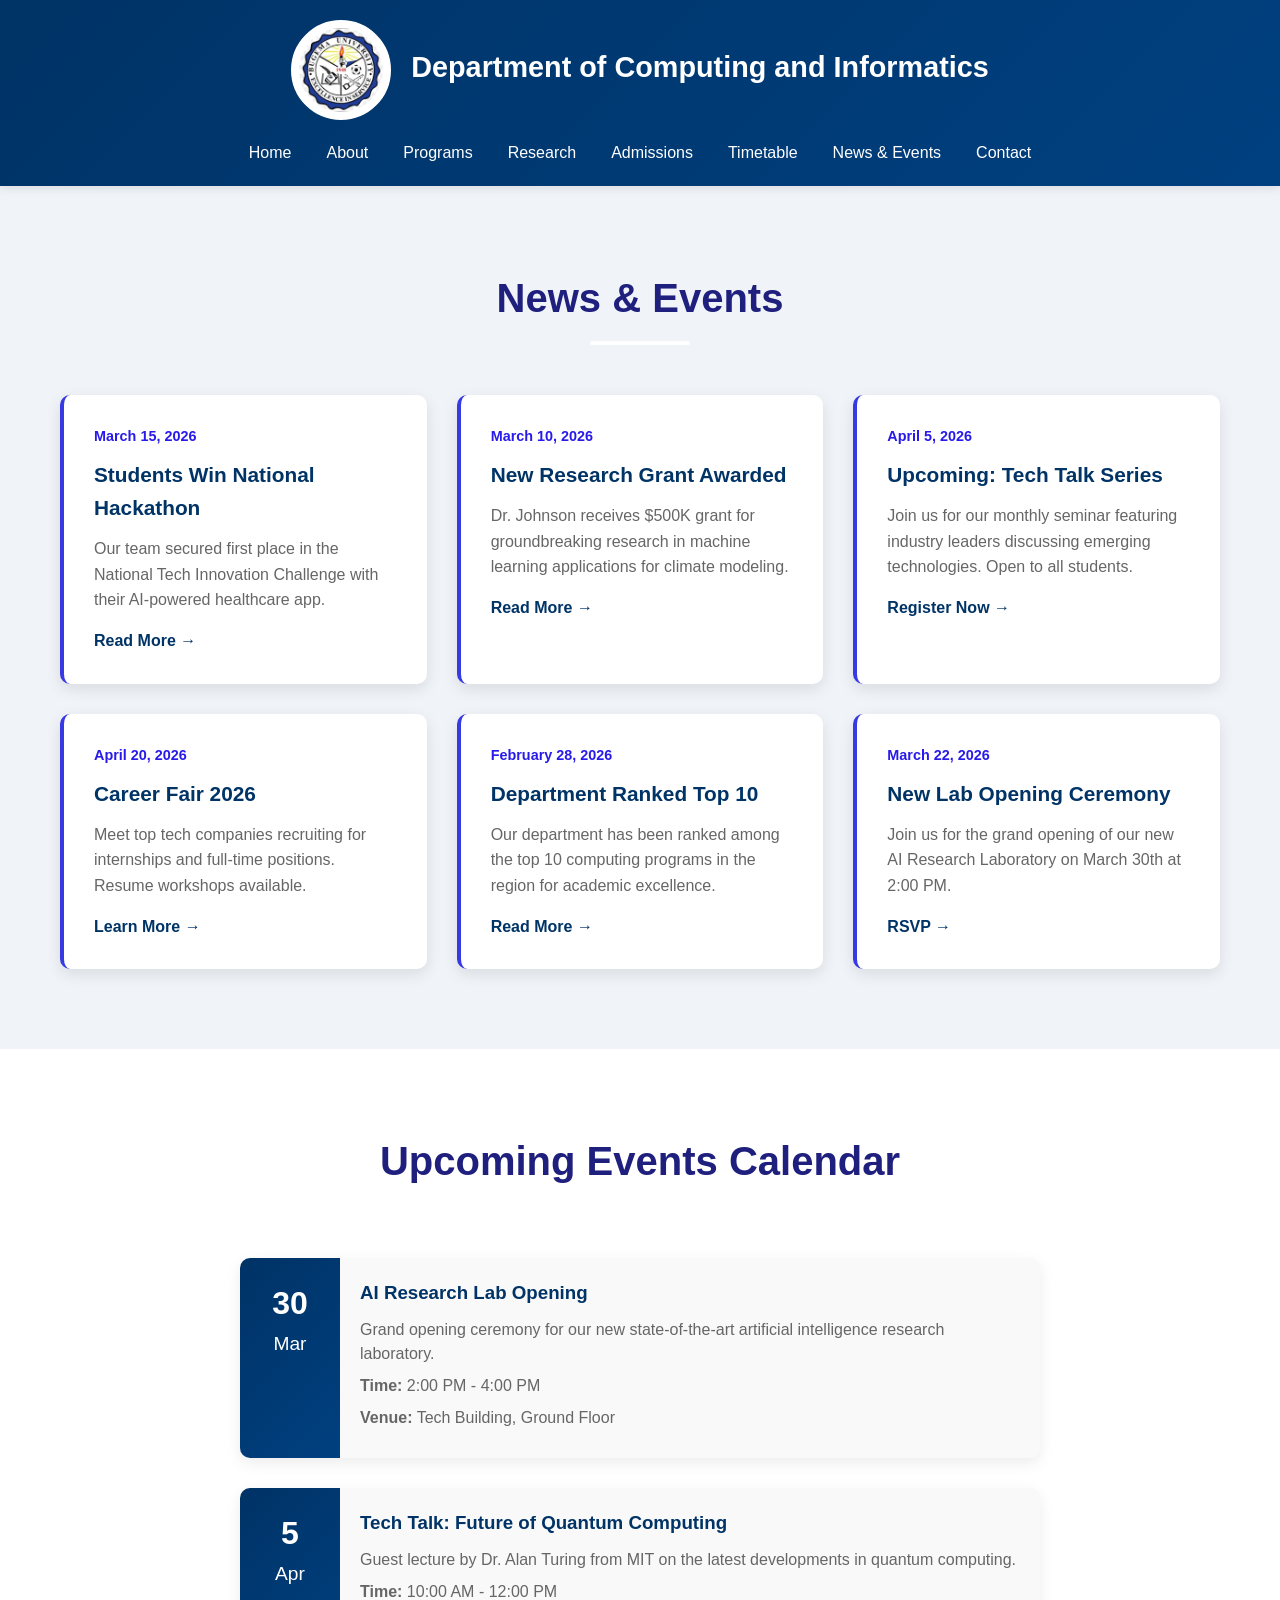
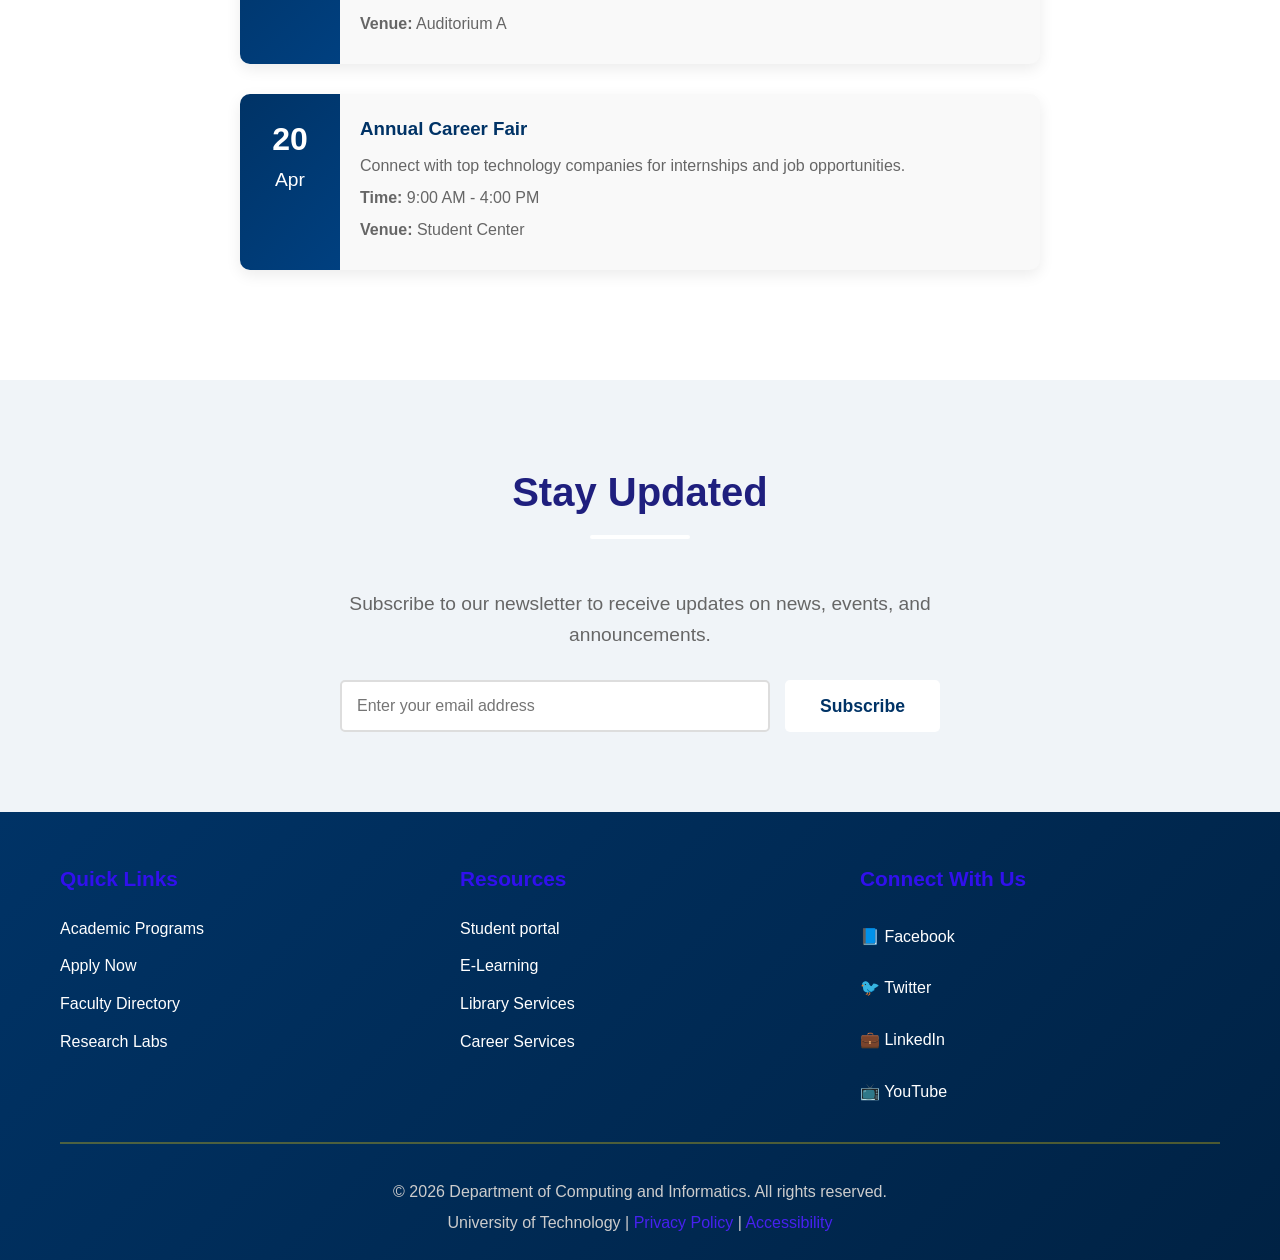
<file: news.html>
<!DOCTYPE html>
<html lang="en">
<head>
    <meta charset="UTF-8">
    <meta name="viewport" content="width=device-width, initial-scale=1.0">
    <title>News & Events - Department of Computing and Informatics</title>
    <link rel="stylesheet" href="styles.css">
</head>
<body>
    <!-- Header Section -->
    <header class="header">
        <div class="container">
            <div class="logo-section">
                <img src="logo.jpg" alt="University Logo" class="logo">
                <div class="university-name">
            
                    <h1>Department of Computing and Informatics</h1>
                </div>
            </div>
            <nav class="main-nav">
                <ul>
                    <li><a href="home.html">Home</a></li>
                    <li><a href="about.html">About</a></li>
                    <li><a href="programs.html">Programs</a></li>
                    <li><a href="research.html">Research</a></li>
                    <li><a href="admissions.html">Admissions</a></li>
                    <li><a href="timetable.html">Timetable</a></li>
                    <li><a href="news.html">News & Events</a></li>
                    <li><a href="contact.html">Contact</a></li>
                </ul>
            </nav>
        </div>
    </header>

    <!-- News & Events Section -->
    <section id="news" class="news-section">
        <div class="container">
            <h2 class="section-title">News & Events</h2>
            <div class="news-grid">
                <article class="news-card">
                    <div class="news-date">March 15, 2026</div>
                    <h3>Students Win National Hackathon</h3>
                    <p>Our team secured first place in the National Tech Innovation Challenge with their AI-powered healthcare app.</p>
                    <a href="#">Read More →</a>
                </article>
                <article class="news-card">
                    <div class="news-date">March 10, 2026</div>
                    <h3>New Research Grant Awarded</h3>
                    <p>Dr. Johnson receives $500K grant for groundbreaking research in machine learning applications for climate modeling.</p>
                    <a href="#">Read More →</a>
                </article>
                <article class="news-card">
                    <div class="news-date">April 5, 2026</div>
                    <h3>Upcoming: Tech Talk Series</h3>
                    <p>Join us for our monthly seminar featuring industry leaders discussing emerging technologies. Open to all students.</p>
                    <a href="#">Register Now →</a>
                </article>
                <article class="news-card">
                    <div class="news-date">April 20, 2026</div>
                    <h3>Career Fair 2026</h3>
                    <p>Meet top tech companies recruiting for internships and full-time positions. Resume workshops available.</p>
                    <a href="#">Learn More →</a>
                </article>
                <article class="news-card">
                    <div class="news-date">February 28, 2026</div>
                    <h3>Department Ranked Top 10</h3>
                    <p>Our department has been ranked among the top 10 computing programs in the region for academic excellence.</p>
                    <a href="#">Read More →</a>
                </article>
                <article class="news-card">
                    <div class="news-date">March 22, 2026</div>
                    <h3>New Lab Opening Ceremony</h3>
                    <p>Join us for the grand opening of our new AI Research Laboratory on March 30th at 2:00 PM.</p>
                    <a href="#">RSVP →</a>
                </article>
            </div>
        </div>
    </section>

    <!-- Upcoming Events -->
    <section class="upcoming-events">
        <div class="container">
            <h2 class="section-title">Upcoming Events Calendar</h2>
            <div class="events-list">
                <div class="event-item">
                    <div class="event-date">
                        <span class="day">30</span>
                        <span class="month">Mar</span>
                    </div>
                    <div class="event-details">
                        <h3>AI Research Lab Opening</h3>
                        <p>Grand opening ceremony for our new state-of-the-art artificial intelligence research laboratory.</p>
                        <p><strong>Time:</strong> 2:00 PM - 4:00 PM</p>
                        <p><strong>Venue:</strong> Tech Building, Ground Floor</p>
                    </div>
                </div>
                <div class="event-item">
                    <div class="event-date">
                        <span class="day">5</span>
                        <span class="month">Apr</span>
                    </div>
                    <div class="event-details">
                        <h3>Tech Talk: Future of Quantum Computing</h3>
                        <p>Guest lecture by Dr. Alan Turing from MIT on the latest developments in quantum computing.</p>
                        <p><strong>Time:</strong> 10:00 AM - 12:00 PM</p>
                        <p><strong>Venue:</strong> Auditorium A</p>
                    </div>
                </div>
                <div class="event-item">
                    <div class="event-date">
                        <span class="day">20</span>
                        <span class="month">Apr</span>
                    </div>
                    <div class="event-details">
                        <h3>Annual Career Fair</h3>
                        <p>Connect with top technology companies for internships and job opportunities.</p>
                        <p><strong>Time:</strong> 9:00 AM - 4:00 PM</p>
                        <p><strong>Venue:</strong> Student Center</p>
                    </div>
                </div>
            </div>
        </div>
    </section>

    <!-- Newsletter Signup -->
    <section class="newsletter">
        <div class="container">
            <h2 class="section-title">Stay Updated</h2>
            <div class="newsletter-content">
                <p>Subscribe to our newsletter to receive updates on news, events, and announcements.</p>
                <form class="newsletter-form">
                    <input type="email" placeholder="Enter your email address" required>
                    <button type="submit" class="btn-primary">Subscribe</button>
                </form>
            </div>
        </div>
    </section>

    <!-- Footer -->
    <footer class="footer">
        <div class="container">
            <div class="footer-content">
                <div class="footer-section">
                    <h4>Quick Links</h4>
                    <ul>
                        <li><a href="programs.html">Academic Programs</a></li>
                        <li><a href="admissions.html">Apply Now</a></li>
                        <li><a href="staff.html">Faculty Directory</a></li>
                        <li><a href="research.html">Research Labs</a></li>
                    </ul>
                </div>
                <div class="footer-section">
                    <h4>Resources</h4>
                    <ul>
                        <li><a href="https://erms.bugemauniv.ac.ug/student/login/">Student portal</a></li>
                        <li><a href="https://elearning.bugemauniv.ac.ug/">E-Learning</a></li>
                        <li><a href="https://lib.bugemauniv.ac.ug/">Library Services</a></li>
                        <li><a href="#">Career Services</a></li>
                    </ul>
                </div>
                <div class="footer-section">
                    <h4>Connect With Us</h4>
                    <div class="social-links">
                        <a href="#" aria-label="Facebook">📘 Facebook</a>
                        <a href="#" aria-label="Twitter">🐦 Twitter</a>
                        <a href="#" aria-label="LinkedIn">💼 LinkedIn</a>
                        <a href="#" aria-label="YouTube">📺 YouTube</a>
                    </div>
                </div>
            </div>
            <div class="footer-bottom">
                <p>&copy; 2026 Department of Computing and Informatics. All rights reserved.</p>
                <p>University of Technology | <a href="#">Privacy Policy</a> | <a href="#">Accessibility</a></p>
            </div>
        </div>
    </footer>

    <script src="script.js"></script>
</body>
</html>
</file>
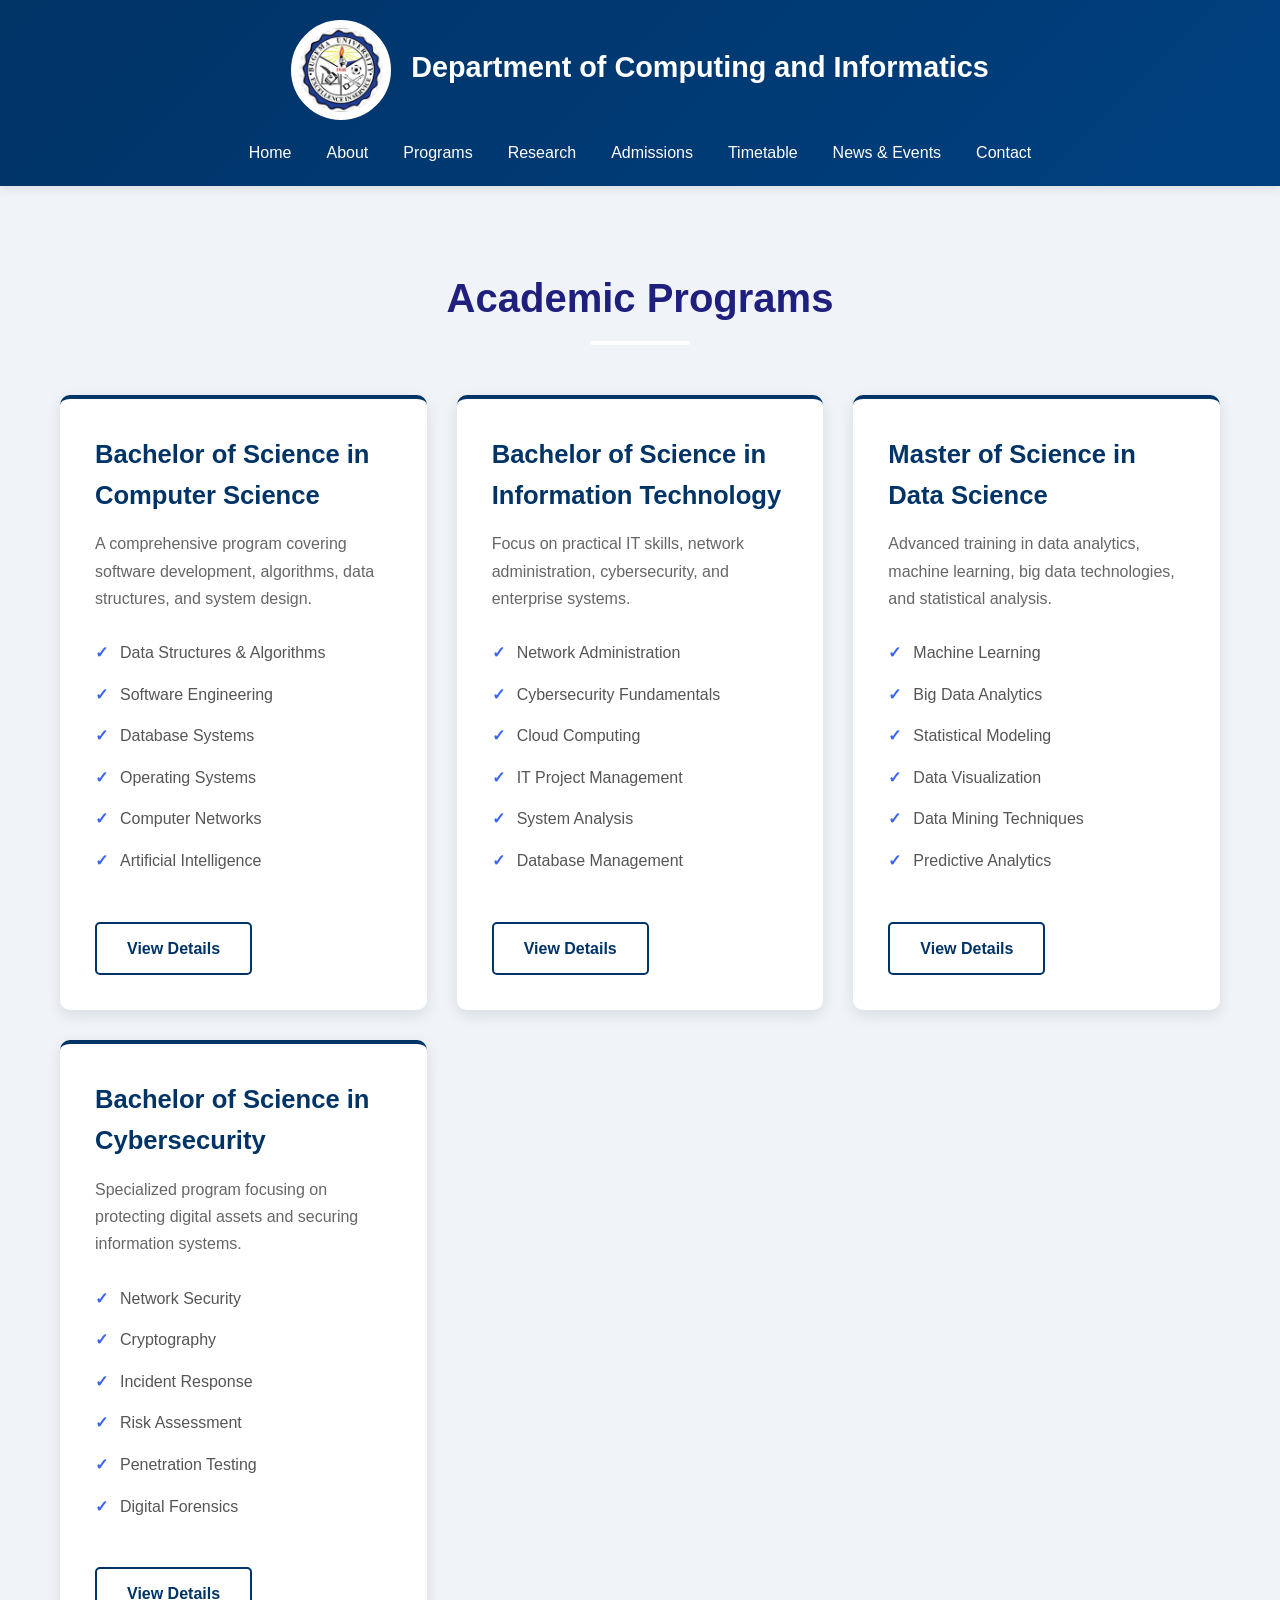
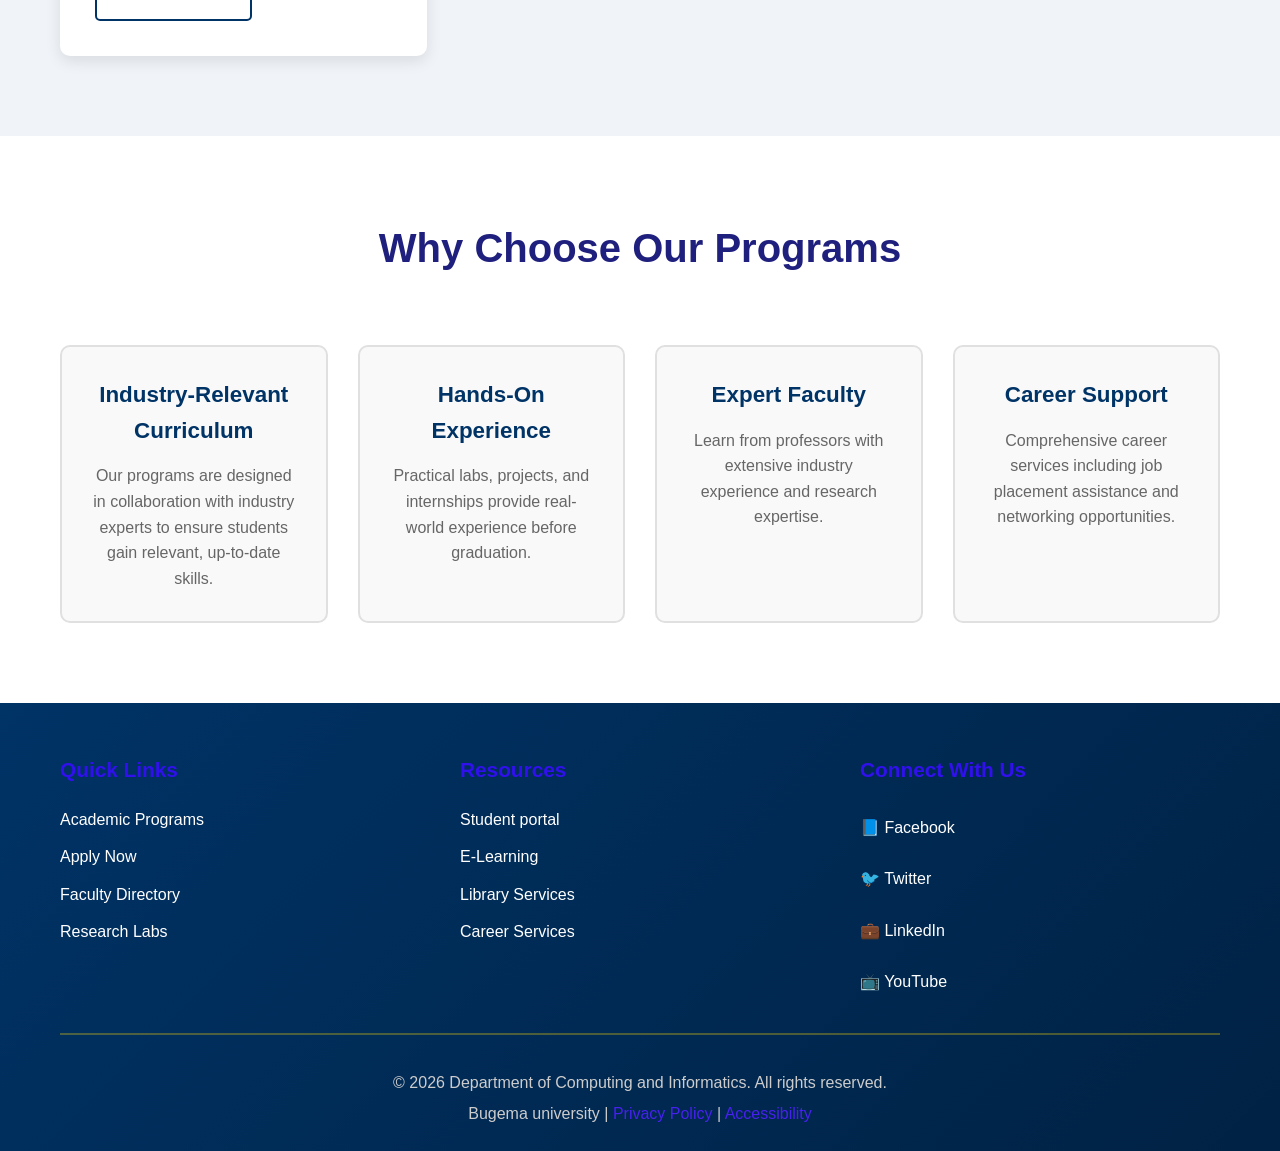
<file: programs.html>
<!DOCTYPE html>
<html lang="en">
<head>
    <meta charset="UTF-8">
    <meta name="viewport" content="width=device-width, initial-scale=1.0">
    <title>Programs - Department of Computing and Informatics</title>
    <link rel="stylesheet" href="styles.css">
</head>
<body>
    <!-- Header Section -->
    <header class="header">
        <div class="container">
            <div class="logo-section">
                <img src="logo.jpg" alt="University Logo" class="logo">
                <div class="university-name">
                
                    <h1>Department of Computing and Informatics</h1>
                </div>
            </div>
            <nav class="main-nav">
                <ul>
                    <li><a href="home.html">Home</a></li>
                    <li><a href="about.html">About</a></li>
                    <li><a href="programs.html">Programs</a></li>
                    <li><a href="research.html">Research</a></li>
                    <li><a href="admissions.html">Admissions</a></li>
                    <li><a href="timetable.html">Timetable</a></li>
                    <li><a href="news.html">News & Events</a></li>
                    <li><a href="contact.html">Contact</a></li>
                </ul>
            </nav>
        </div>
    </header>

    <!-- Programs Section -->
    <section id="programs" class="programs-section">
        <div class="container">
            <h2 class="section-title">Academic Programs</h2>
            <div class="programs-grid">
                <div class="program-card">
                    <h3>Bachelor of Science in Computer Science</h3>
                    <p>A comprehensive program covering software development, algorithms, data structures, and system design.</p>
                    <ul class="course-list">
                        <li>Data Structures & Algorithms</li>
                        <li>Software Engineering</li>
                        <li>Database Systems</li>
                        <li>Operating Systems</li>
                        <li>Computer Networks</li>
                        <li>Artificial Intelligence</li>
                    </ul>
                    <a href="#" class="btn-secondary">View Details</a>
                </div>
                <div class="program-card">
                    <h3>Bachelor of Science in Information Technology</h3>
                    <p>Focus on practical IT skills, network administration, cybersecurity, and enterprise systems.</p>
                    <ul class="course-list">
                        <li>Network Administration</li>
                        <li>Cybersecurity Fundamentals</li>
                        <li>Cloud Computing</li>
                        <li>IT Project Management</li>
                        <li>System Analysis</li>
                        <li>Database Management</li>
                    </ul>
                    <a href="#" class="btn-secondary">View Details</a>
                </div>
                <div class="program-card">
                    <h3>Master of Science in Data Science</h3>
                    <p>Advanced training in data analytics, machine learning, big data technologies, and statistical analysis.</p>
                    <ul class="course-list">
                        <li>Machine Learning</li>
                        <li>Big Data Analytics</li>
                        <li>Statistical Modeling</li>
                        <li>Data Visualization</li>
                        <li>Data Mining Techniques</li>
                        <li>Predictive Analytics</li>
                    </ul>
                    <a href="#" class="btn-secondary">View Details</a>
                </div>
                <div class="program-card">
                    <h3>Bachelor of Science in Cybersecurity</h3>
                    <p>Specialized program focusing on protecting digital assets and securing information systems.</p>
                    <ul class="course-list">
                        <li>Network Security</li>
                        <li>Cryptography</li>
                        <li>Incident Response</li>
                        <li>Risk Assessment</li>
                        <li>Penetration Testing</li>
                        <li>Digital Forensics</li>
                    </ul>
                    <a href="#" class="btn-secondary">View Details</a>
                </div>
            </div>
        </div>
    </section>

    <!-- Program Features -->
    <section class="program-features">
        <div class="container">
            <h2 class="section-title">Why Choose Our Programs</h2>
            <div class="features-grid">
                <div class="feature-card">
                    <h3>Industry-Relevant Curriculum</h3>
                    <p>Our programs are designed in collaboration with industry experts to ensure students gain relevant, up-to-date skills.</p>
                </div>
                <div class="feature-card">
                    <h3>Hands-On Experience</h3>
                    <p>Practical labs, projects, and internships provide real-world experience before graduation.</p>
                </div>
                <div class="feature-card">
                    <h3>Expert Faculty</h3>
                    <p>Learn from professors with extensive industry experience and research expertise.</p>
                </div>
                <div class="feature-card">
                    <h3>Career Support</h3>
                    <p>Comprehensive career services including job placement assistance and networking opportunities.</p>
                </div>
            </div>
        </div>
    </section>

    <!-- Footer -->
    <footer class="footer">
        <div class="container">
            <div class="footer-content">
                <div class="footer-section">
                    <h4>Quick Links</h4>
                    <ul>
                        <li><a href="programs.html">Academic Programs</a></li>
                        <li><a href="admissions.html">Apply Now</a></li>
                        <li><a href="staff.html">Faculty Directory</a></li>
                        <li><a href="research.html">Research Labs</a></li>
                    </ul>
                </div>
                <div class="footer-section">
                    <h4>Resources</h4>
                    <ul>
                        <li><a href="https://erms.bugemauniv.ac.ug/student/login/">Student portal</a></li>
                        <li><a href="https://elearning.bugemauniv.ac.ug/">E-Learning</a></li>
                        <li><a href="https://lib.bugemauniv.ac.ug/">Library Services</a></li>
                        <li><a href="https://careers.bugemauniv.ac.ug/">Career Services</a></li>
                    </ul>
                </div>
                <div class="footer-section">
                    <h4>Connect With Us</h4>
                    <div class="social-links">
                        <a href="#" aria-label="Facebook">📘 Facebook</a>
                        <a href="#" aria-label="Twitter">🐦 Twitter</a>
                        <a href="#" aria-label="LinkedIn">💼 LinkedIn</a>
                        <a href="#" aria-label="YouTube">📺 YouTube</a>
                    </div>
                </div>
            </div>
            <div class="footer-bottom">
                <p>&copy; 2026 Department of Computing and Informatics. All rights reserved.</p>
                <p>Bugema university | <a href="#">Privacy Policy</a> | <a href="#">Accessibility</a></p>
            </div>
        </div>
    </footer>

    <script src="script.js"></script>
</body>
</html>
</file>
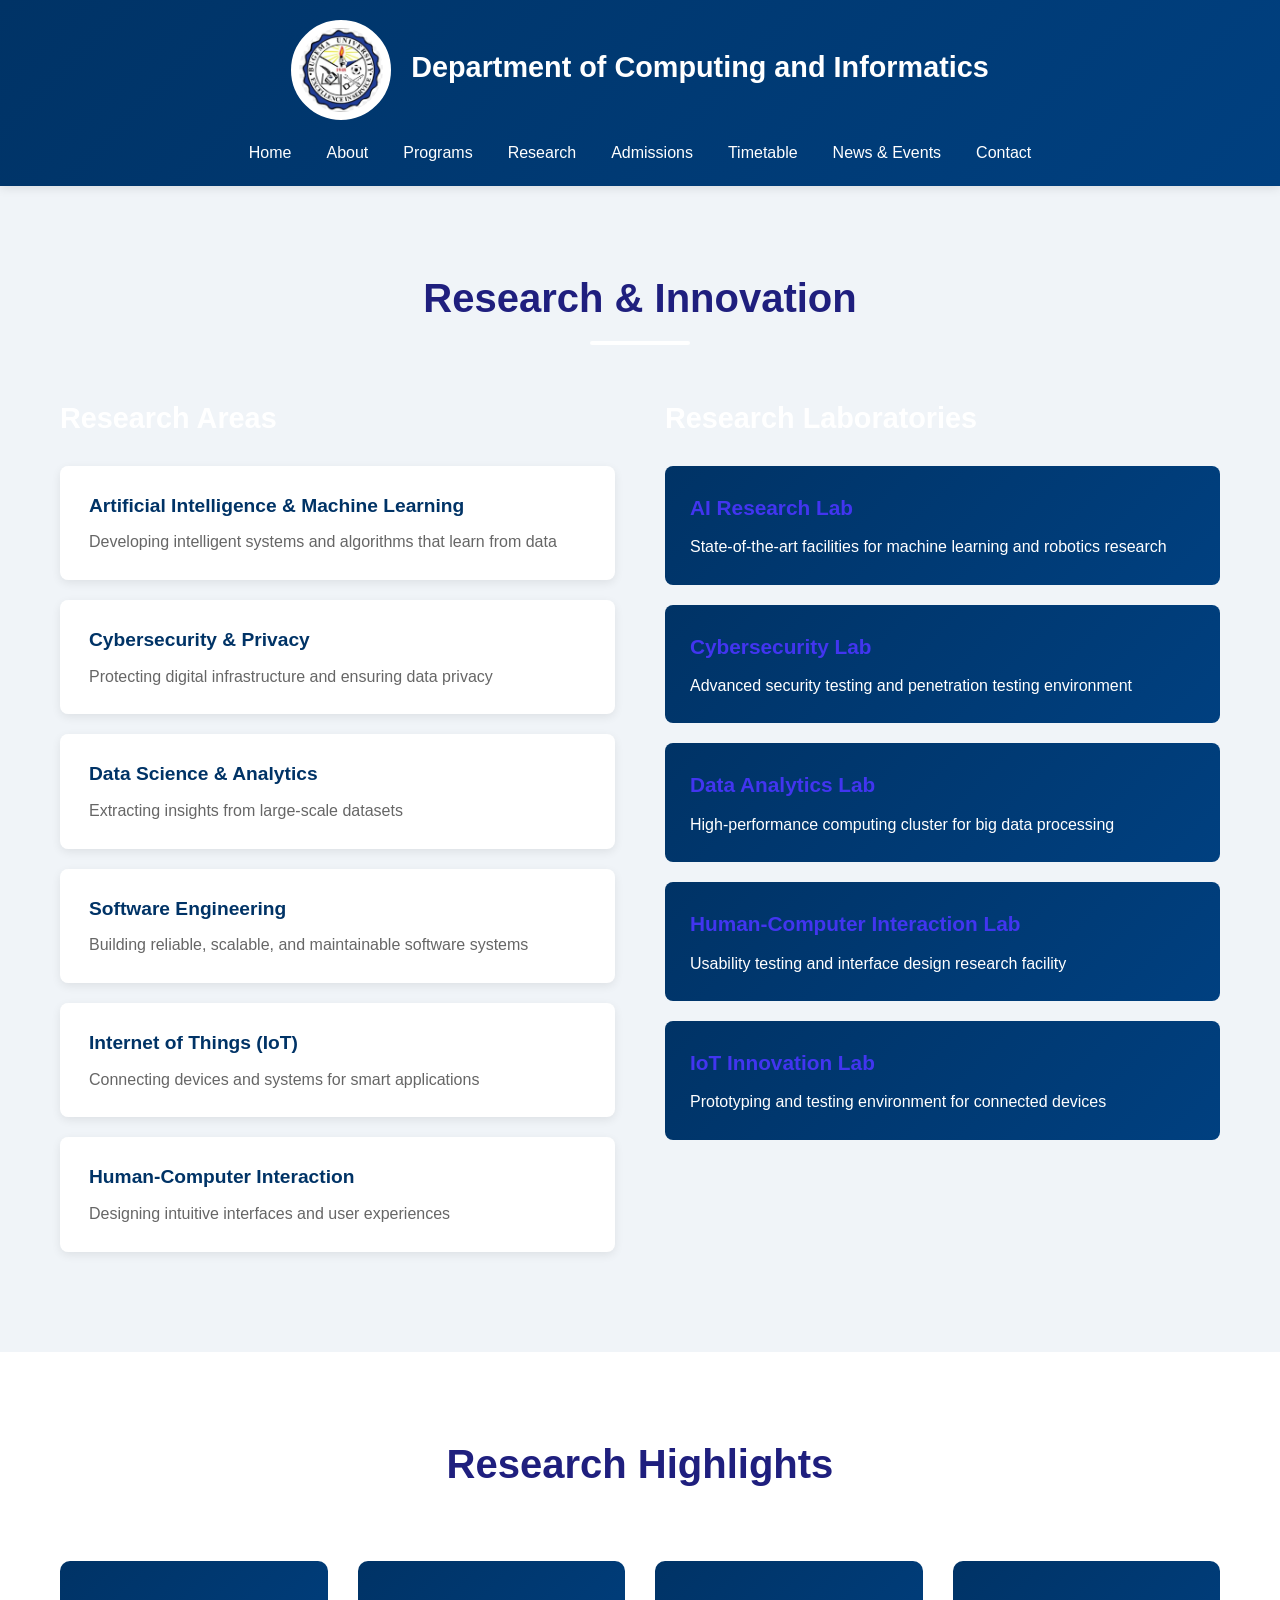
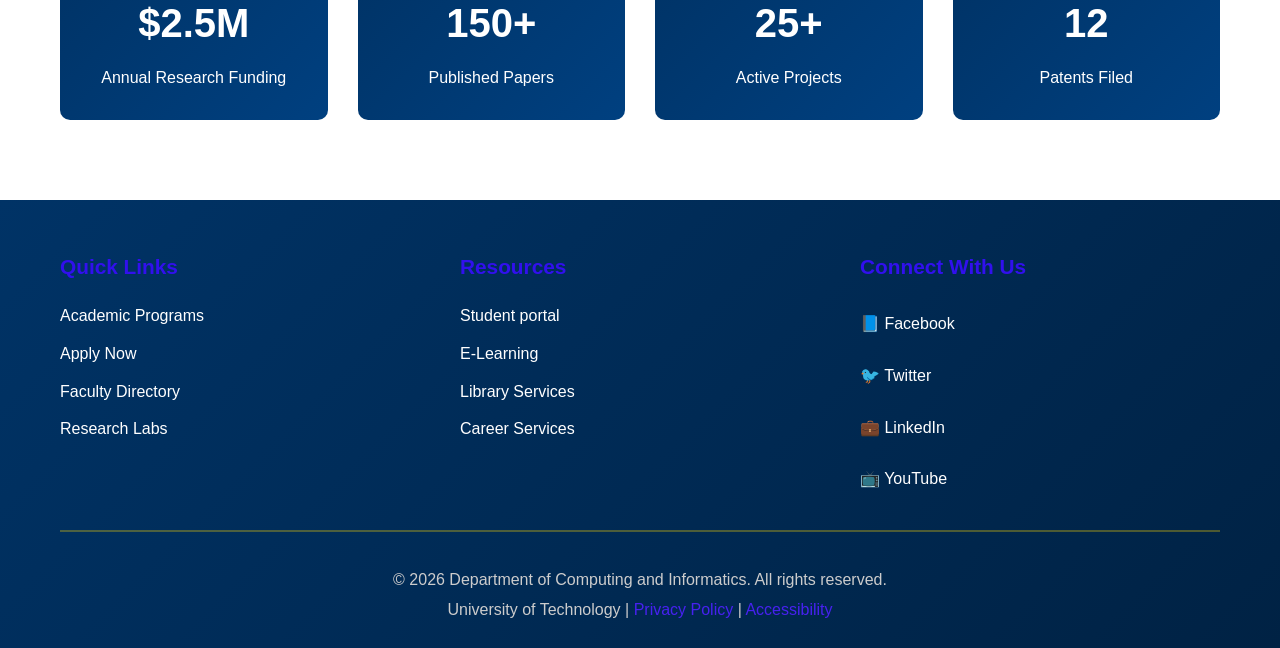
<file: research.html>
<!DOCTYPE html>
<html lang="en">
<head>
    <meta charset="UTF-8">
    <meta name="viewport" content="width=device-width, initial-scale=1.0">
    <title>Research - Department of Computing and Informatics</title>
    <link rel="stylesheet" href="styles.css">
</head>
<body>
    <!-- Header Section -->
    <header class="header">
        <div class="container">
            <div class="logo-section">
                <img src="logo.jpg" alt="University Logo" class="logo">
                <div class="university-name">
            
                    <h1>Department of Computing and Informatics</h1>
                </div>
            </div>
            <nav class="main-nav">
                <ul>
                    <li><a href="home.html">Home</a></li>
                    <li><a href="about.html">About</a></li>
                    <li><a href="programs.html">Programs</a></li>
                    <li><a href="research.html">Research</a></li>
                    <li><a href="admissions.html">Admissions</a></li>
                    <li><a href="timetable.html">Timetable</a></li>
                    <li><a href="news.html">News & Events</a></li>
                    <li><a href="contact.html">Contact</a></li>
                </ul>
            </nav>
        </div>
    </header>

    <!-- Research Section -->
    <section id="research" class="research-section">
        <div class="container">
            <h2 class="section-title">Research & Innovation</h2>
            <div class="research-content">
                <div class="research-areas">
                    <h3>Research Areas</h3>
                    <ul class="research-list">
                        <li>
                            <strong>Artificial Intelligence & Machine Learning</strong>
                            <p>Developing intelligent systems and algorithms that learn from data</p>
                        </li>
                        <li>
                            <strong>Cybersecurity & Privacy</strong>
                            <p>Protecting digital infrastructure and ensuring data privacy</p>
                        </li>
                        <li>
                            <strong>Data Science & Analytics</strong>
                            <p>Extracting insights from large-scale datasets</p>
                        </li>
                        <li>
                            <strong>Software Engineering</strong>
                            <p>Building reliable, scalable, and maintainable software systems</p>
                        </li>
                        <li>
                            <strong>Internet of Things (IoT)</strong>
                            <p>Connecting devices and systems for smart applications</p>
                        </li>
                        <li>
                            <strong>Human-Computer Interaction</strong>
                            <p>Designing intuitive interfaces and user experiences</p>
                        </li>
                    </ul>
                </div>
                <div class="research-labs">
                    <h3>Research Laboratories</h3>
                    <div class="lab-card">
                        <h4>AI Research Lab</h4>
                        <p>State-of-the-art facilities for machine learning and robotics research</p>
                    </div>
                    <div class="lab-card">
                        <h4>Cybersecurity Lab</h4>
                        <p>Advanced security testing and penetration testing environment</p>
                    </div>
                    <div class="lab-card">
                        <h4>Data Analytics Lab</h4>
                        <p>High-performance computing cluster for big data processing</p>
                    </div>
                    <div class="lab-card">
                        <h4>Human-Computer Interaction Lab</h4>
                        <p>Usability testing and interface design research facility</p>
                    </div>
                    <div class="lab-card">
                        <h4>IoT Innovation Lab</h4>
                        <p>Prototyping and testing environment for connected devices</p>
                    </div>
                </div>
            </div>
        </div>
    </section>

    <!-- Research Highlights -->
    <section class="research-highlights">
        <div class="container">
            <h2 class="section-title">Research Highlights</h2>
            <div class="highlights-grid">
                <div class="highlight-card">
                    <h3>$2.5M</h3>
                    <p>Annual Research Funding</p>
                </div>
                <div class="highlight-card">
                    <h3>150+</h3>
                    <p>Published Papers</p>
                </div>
                <div class="highlight-card">
                    <h3>25+</h3>
                    <p>Active Projects</p>
                </div>
                <div class="highlight-card">
                    <h3>12</h3>
                    <p>Patents Filed</p>
                </div>
            </div>
        </div>
    </section>

    <!-- Footer -->
    <footer class="footer">
        <div class="container">
            <div class="footer-content">
                <div class="footer-section">
                    <h4>Quick Links</h4>
                    <ul>
                        <li><a href="programs.html">Academic Programs</a></li>
                        <li><a href="admissions.html">Apply Now</a></li>
                        <li><a href="staff.html">Faculty Directory</a></li>
                        <li><a href="research.html">Research Labs</a></li>
                    </ul>
                </div>
                <div class="footer-section">
                    <h4>Resources</h4>
                    <ul>
                        <li><a href="https://erms.bugemauniv.ac.ug/student/login/">Student portal</a></li>
                        <li><a href="https://elearning.bugemauniv.ac.ug/">E-Learning</a></li>
                        <li><a href="https://lib.bugemauniv.ac.ug/">Library Services</a></li>
                        <li><a href="#">Career Services</a></li>
                    </ul>
                </div>
                <div class="footer-section">
                    <h4>Connect With Us</h4>
                    <div class="social-links">
                        <a href="#" aria-label="Facebook">📘 Facebook</a>
                        <a href="#" aria-label="Twitter">🐦 Twitter</a>
                        <a href="#" aria-label="LinkedIn">💼 LinkedIn</a>
                        <a href="#" aria-label="YouTube">📺 YouTube</a>
                    </div>
                </div>
            </div>
            <div class="footer-bottom">
                <p>&copy; 2026 Department of Computing and Informatics. All rights reserved.</p>
                <p>University of Technology | <a href="#">Privacy Policy</a> | <a href="#">Accessibility</a></p>
            </div>
        </div>
    </footer>

    <script src="script.js"></script>
</body>
</html>
</file>
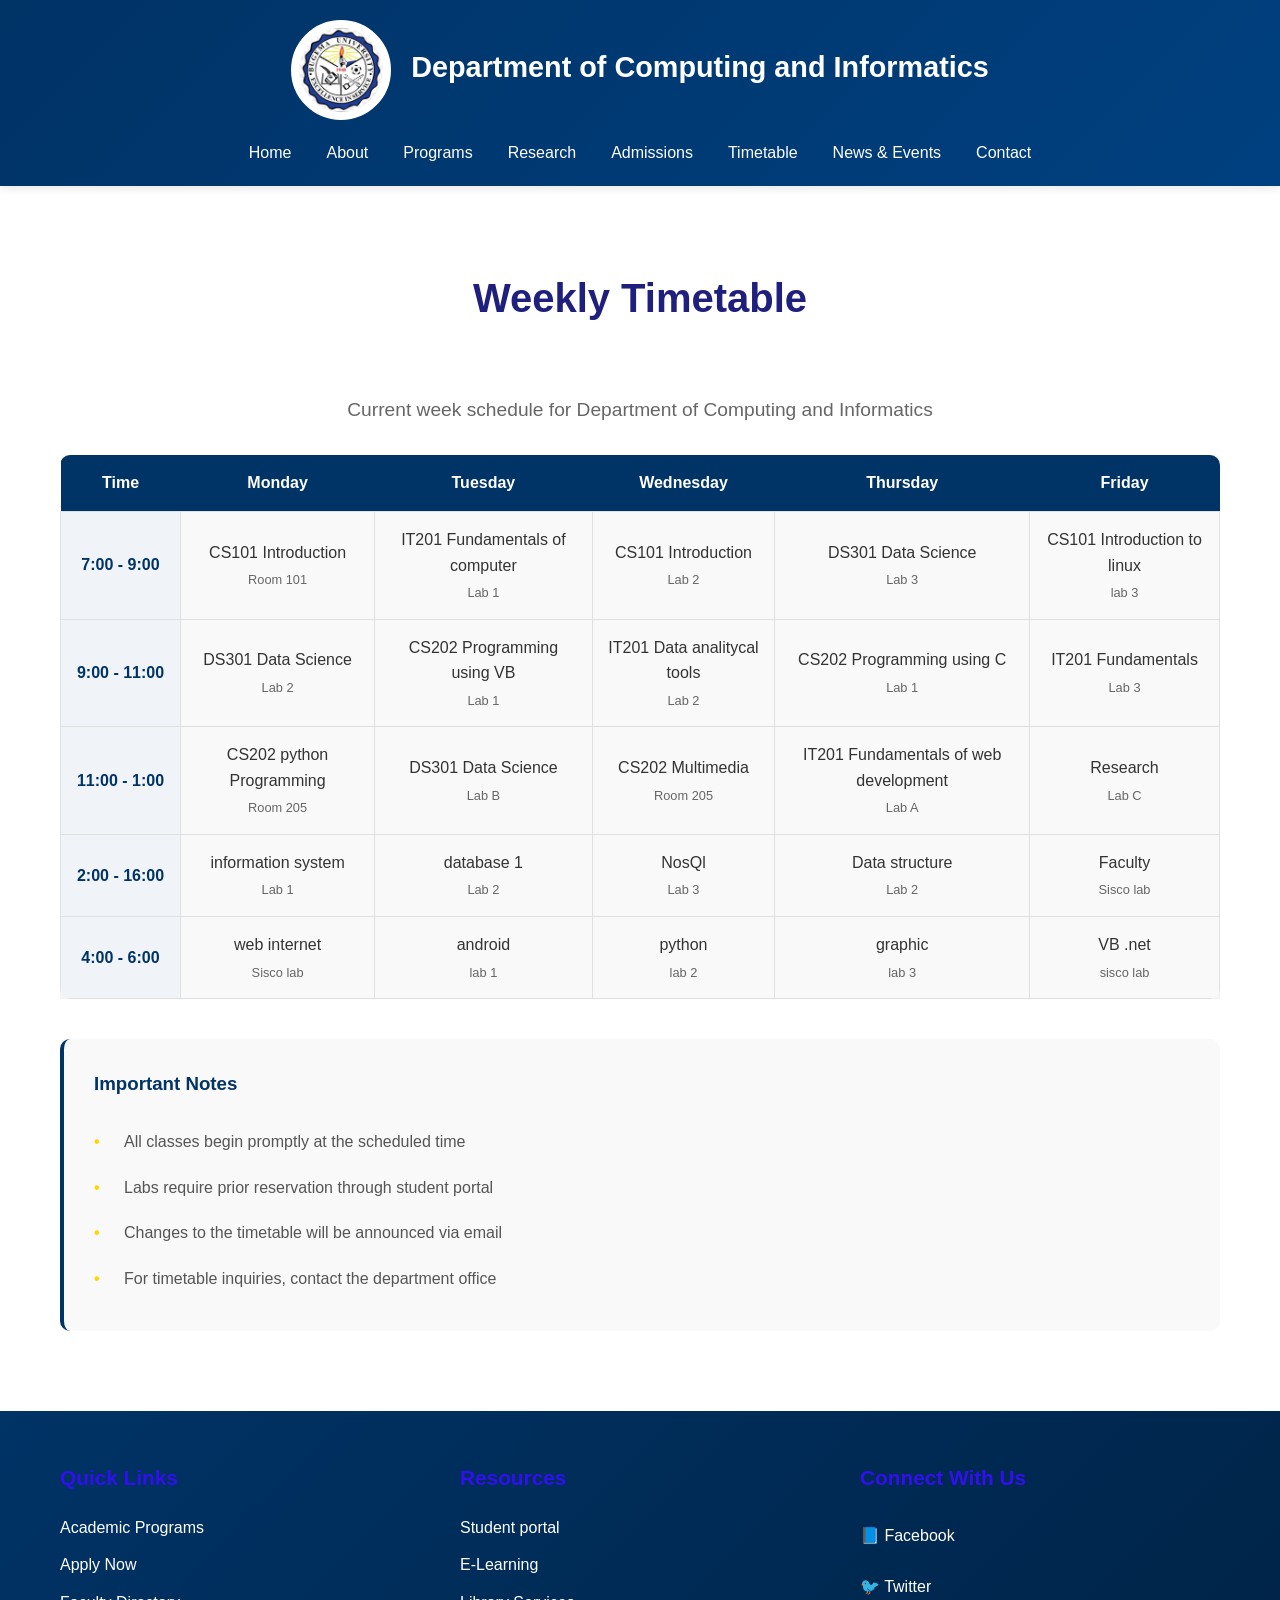
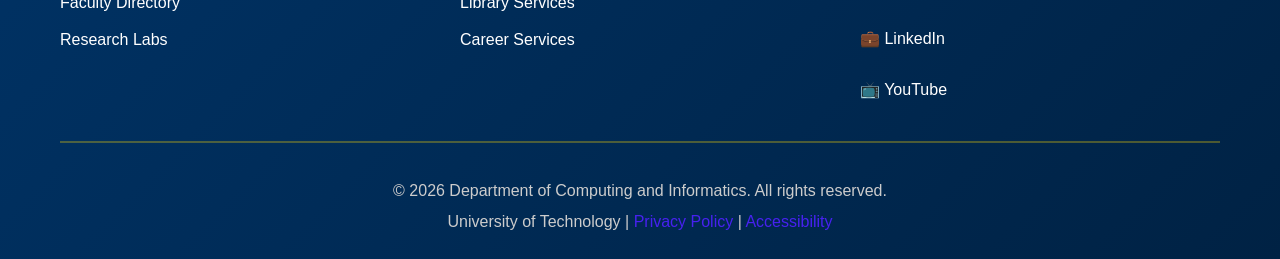
<file: timetable.html>
<!DOCTYPE html>
<html lang="en">
<head>
    <meta charset="UTF-8">
    <meta name="viewport" content="width=device-width, initial-scale=1.0">
    <title>Timetable - Department of Computing and Informatics</title>
    <link rel="stylesheet" href="styles.css">
</head>
<body>
    <!-- Header Section -->
    <header class="header">
        <div class="container">
            <div class="logo-section">
                <img src="logo.jpg" alt="University Logo" class="logo">
                <div class="university-name">

                    <h1>Department of Computing and Informatics</h1>
                </div>
            </div>
            <nav class="main-nav">
                <ul>
                    <li><a href="home.html">Home</a></li>
                    <li><a href="about.html">About</a></li>
                    <li><a href="programs.html">Programs</a></li>
                    <li><a href="research.html">Research</a></li>
                    <li><a href="admissions.html">Admissions</a></li>
                    <li><a href="timetable.html">Timetable</a></li>
                    <li><a href="news.html">News & Events</a></li>
                    <li><a href="contact.html">Contact</a></li>
                </ul>
            </nav>
        </div>
    </header>

    <!-- Timetable Section -->
    <section class="timetable-section">
        <div class="container">
            <h2 class="section-title">Weekly Timetable</h2>
            <p class="timetable-description">Current week schedule for Department of Computing and Informatics</p>
            <div class="timetable-container">
                <table class="timetable">
                    <thead>
                        <tr>
                            <th>Time</th>
                            <th>Monday</th>
                            <th>Tuesday</th>
                            <th>Wednesday</th>
                            <th>Thursday</th>
                            <th>Friday</th>
                        </tr>
                    </thead>
                    <tbody>
                        <tr>
                            <td class="time-slot">7:00 - 9:00</td>
                            <td class="course">CS101 Introduction<br><span class="room">Room 101</span></td>
                            <td class="course">IT201 Fundamentals of computer<br><span class="room">Lab 1</span></td>
                            <td class="course">CS101 Introduction<br><span class="room">Lab 2</span></td>
                            <td class="course">DS301 Data Science<br><span class="room">Lab 3</span></td>
                            <td class="course">CS101 Introduction to linux <br><span class="room">lab 3</span></td>
                        </tr>
                        <tr>
                            <td class="time-slot">9:00 - 11:00</td>
                            <td class="course">DS301 Data Science<br><span class="room">Lab 2</span></td>
                            <td class="course">CS202 Programming using VB<br><span class="room">Lab 1</span></td>
                            <td class="course">IT201 Data analitycal tools<br><span class="room">Lab 2</span></td>
                            <td class="course">CS202 Programming using C<br><span class="room">Lab 1</span></td>
                            <td class="course">IT201 Fundamentals<br><span class="room">Lab 3</span></td>
                        </tr>
                        <tr>
                            <td class="time-slot">11:00 - 1:00</td>
                            <td class="course">CS202 python Programming <br><span class="room">Room 205</span></td>
                            <td class="course">DS301 Data Science<br><span class="room">Lab B</span></td>
                            <td class="course">CS202 Multimedia<br><span class="room">Room 205</span></td>
                            <td class="course">IT201 Fundamentals of web development<br><span class="room">Lab A</span></td>
                            <td class="course">Research<br><span class="room">Lab C</span></td>
                        </tr>
                        <tr>
                            <td class="time-slot">2:00 - 16:00</td>
                            <td class="course">information system<br><span class="room">Lab 1</span></td>
                            <td class="course">database 1<br><span class="room">Lab 2</span></td>
                            <td class="course">NosQl<br><span class="room">Lab 3</span></td>
                            <td class="course">Data structure<br><span class="room">Lab 2</span></td>
                            <td class="course">Faculty<br><span class="room">Sisco lab</span></td>
                        </tr>
                        <tr>
                            <td class="time-slot">4:00 - 6:00</td>
                            <td class="course">web internet<br><span class="room">Sisco lab</span></td>
                            <td class="course">android<br><span class="room">lab 1</span></td>
                            <td class="course">python<br><span class="room">lab 2</span></td>
                            <td class="course">graphic <br><span class="room">lab 3</span></td>
                            <td class="course">VB .net<br><span class="room">sisco lab</span></td>
                        </tr>
                    </tbody>
                </table>
            </div>
            
            <div class="timetable-info">
                <h3>Important Notes</h3>
                <ul>
                    <li>All classes begin promptly at the scheduled time</li>
                    <li>Labs require prior reservation through student portal</li>
                    <li>Changes to the timetable will be announced via email</li>
                    <li>For timetable inquiries, contact the department office</li>
                </ul>
            </div>
        </div>
    </section>

    <!-- Footer -->
    <footer class="footer">
        <div class="container">
            <div class="footer-content">
                <div class="footer-section">
                    <h4>Quick Links</h4>
                    <ul>
                        <li><a href="programs.html">Academic Programs</a></li>
                        <li><a href="admissions.html">Apply Now</a></li>
                        <li><a href="staff.html">Faculty Directory</a></li>
                        <li><a href="research.html">Research Labs</a></li>
                    </ul>
                </div>
                <div class="footer-section">
                    <h4>Resources</h4>
                    <ul>
                        <li><a href="https://erms.bugemauniv.ac.ug/student/login/">Student portal</a></li>
                        <li><a href="https://elearning.bugemauniv.ac.ug/">E-Learning</a></li>
                        <li><a href="https://lib.bugemauniv.ac.ug/">Library Services</a></li>
                        <li><a href="#">Career Services</a></li>
                    </ul>
                </div>
                <div class="footer-section">
                    <h4>Connect With Us</h4>
                    <div class="social-links">
                        <a href="#" aria-label="Facebook">📘 Facebook</a>
                        <a href="#" aria-label="Twitter">🐦 Twitter</a>
                        <a href="#" aria-label="LinkedIn">💼 LinkedIn</a>
                        <a href="#" aria-label="YouTube">📺 YouTube</a>
                    </div>
                </div>
            </div>
            <div class="footer-bottom">
                <p>&copy; 2026 Department of Computing and Informatics. All rights reserved.</p>
                <p>University of Technology | <a href="#">Privacy Policy</a> | <a href="#">Accessibility</a></p>
            </div>
        </div>
    </footer>

    <script src="script.js"></script>
</body>
</html>
</file>
<file: styles.css>
/* ========================================
   CSS STYLES - Department of Computing and Informatics
   Original Colors: Navy Blue (#003366) and Gold (#FFD700)
   ======================================== */

/* Reset and Base Styles */
* {
    margin: 0;
    padding: 0;
    box-sizing: border-box;
}

html {
    scroll-behavior: smooth;
}

body {
    font-family: 'Segoe UI', Tahoma, Geneva, Verdana, sans-serif;
    line-height: 1.6;
    color: #333;
    background-color: white;
}

.container {
    max-width: 1200px;
    margin: 0 auto;
    padding: 0 20px;
}

/* ========================================
HEADER SECTION
   ======================================== */
.header {
    background: linear-gradient(135deg, #003366 0%, #004080 100%);
    color: white;
    padding: 20px 0;
    position: sticky;
    top: 0;
    z-index: 1000;
    box-shadow: 0 2px 10px rgba(0, 0, 0, 0.1);
}

.header .container {
    display: flex;
    flex-direction: column;
    align-items: center;
    gap: 20px;
    text-align: center;
}

.logo-section {
    display: flex;
    align-items: center;
    gap: 20px;
    justify-content: center;
    width: 100%;
}

.logo {
    width: 100px;
    height: 100px;
    border-radius: 50%; /* Circular logo as requested */
    border: 3px solid white;

    object-fit: contain;
    background: white;
    padding: 5px;
}

.university-name h1 {
    font-size: 1.8rem;
    font-weight: 700;
    margin-bottom: 5px;
    color: white;
}

.university-name h2 {
    font-size: 1.2rem;
    font-weight: 400;
    color: blue;
}

.main-nav ul {
    list-style: none;
    display: flex;
    gap: 5px;
    flex-wrap: wrap;
    justify-content: center;
}

.main-nav a {
    color: white;
    text-decoration: none;
    padding: 10px 15px;
    border-radius: 5px;
    transition: all 0.3s ease;
    font-weight: 500;
}

.main-nav a:hover {
    background-color: white;
    color: #003366;
}

/* ========================================
   HERO SECTION
   ======================================== */
.hero {
    background: linear-gradient(rgba(0, 51, 102, 0.8), rgba(0, 51, 102, 0.8)), 
                url('DEPARTEMENTWEB/staff.jpg');
    background-size: cover;
    background-position: center;
    background-attachment: fixed;
    color: white;
    padding: 120px 20px;
    text-align: center;
}

.hero-content h1 {
    font-size: 3rem;
    margin-bottom: 20px;
    animation: fadeInDown 1s ease;
}

.hero-content p {
    font-size: 1.4rem;
    margin-bottom: 30px;
    max-width: 800px;
    margin-left: auto;
    margin-right: auto;
    animation: fadeInUp 1s ease;
}

.btn-primary {
    display: inline-block;
    background-color:white;
    color: #003366;
    padding: 15px 35px;
    border: none;
    border-radius: 5px;
    font-size: 1.1rem;
    font-weight: 600;
    text-decoration: none;
    cursor: pointer;
    transition: all 0.3s ease;
}

.btn-primary:hover {
    background-color: white;
    transform: translateY(-2px);
    box-shadow: 0 5px 15px rgba(255, 215, 0, 0.4);
}

.btn-secondary {
    display: inline-block;
    background-color: transparent;
    color: #003366;
    padding: 12px 30px;
    border: 2px solid #003366;
    border-radius: 5px;
    font-size: 1rem;
    font-weight: 600;
    text-decoration: none;
    cursor: pointer;
    transition: all 0.3s ease;
    margin-top: 15px;
}

.btn-secondary:hover {
    background-color: white;
    color: #003366;
}

/* ========================================
SECTION TITLES
   ======================================== */
.section-title {
    text-align: center;
    font-size: 2.5rem;
    color: rgb(31, 31, 126);
    margin-bottom: 50px;
    position: relative;
    padding-bottom: 15px;
}

.section-title::after {
    content: '';
    position: absolute;
    bottom: 0;
    left: 50%;
    transform: translateX(-50%);
    width: 100px;
    height: 4px;
    background: linear-gradient(to right, white, white);
    border-radius: 2px;
}

/* ========================================
   FEATURED PREVIEW ON HOME PAGE
   ======================================== */
.featured-preview {
    padding: 80px 0;
    background-color: white;
}

.preview-grid {
    display: grid;
    grid-template-columns: repeat(auto-fit, minmax(300px, 1fr));
    gap: 30px;
}

.preview-card {
    background: #f9f9f9;
    padding: 40px;
    border-radius: 10px;
    text-align: center;
    box-shadow: 0 5px 15px rgba(0, 0, 0, 0.1);
    transition: all 0.3s ease;
    border-top: 4px solid #003366;
}

.preview-card:hover {
    transform: translateY(-10px);
    box-shadow: 0 15px 30px rgba(0, 51, 102, 0.2);
}

.preview-card h3 {
    font-size: 1.5rem;
    color: #003366;
    margin-bottom: 15px;
}

.preview-card p {
    color: #666;
    margin-bottom: 20px;
    line-height: 1.6;
}

/* ========================================
   ABOUT SECTION
   ======================================== */
.about-section {
    padding: 80px 0;
    background-color: white;
}

.about-content {
    display: grid;
    grid-template-columns: 2fr 1fr;
    gap: 50px;
    align-items: center;
}

.about-text p {
    font-size: 1.1rem;
    line-height: 1.8;
    color: #555;
    margin-bottom: 20px;
}

.about-highlights {
    display: grid;
    grid-template-columns: repeat(2, 1fr);
    gap: 20px;
}

.highlight-card {
    background: linear-gradient(135deg, #003366, #004080);
    color: white;
    padding: 30px;
    border-radius: 10px;
    text-align: center;
    transition: transform 0.3s ease;
}

.highlight-card:hover {
    transform: translateY(-5px);
}

.highlight-card h3 {
    font-size: 2.5rem;
    color: white;
    margin-bottom: 10px;
}

.highlight-card p {
    font-size: 1rem;
}

/* ========================================
   MISSION & VISION SECTION
   ======================================== */
.mission-vision {
    padding: 80px 0;
    background-color: #f0f4f8;
}

.mission-vision-content {
    display: grid;
    grid-template-columns: 1fr 1fr;
    gap: 50px;
}

.mission-section,
.vision-section {
    background: white;
    padding: 40px;
    border-radius: 10px;
    box-shadow: 0 5px 15px rgba(0, 0, 0, 0.1);
    border-left: 4px solid #003366;
}

.mission-section h3,
.vision-section h3 {
    color: #003366;
    font-size: 1.8rem;
    margin-bottom: 20px;
}

.mission-section p,
.vision-section p {
    color: #666;
    line-height: 1.7;
}

/* ========================================
   PROGRAMS SECTION
   ======================================== */
.programs-section {
    padding: 80px 0;
    background-color: #f0f4f8;
}

.programs-grid {
    display: grid;
    grid-template-columns: repeat(auto-fit, minmax(320px, 1fr));
    gap: 30px;
}

.program-card {
    background: white;
    padding: 35px;
    border-radius: 10px;
    box-shadow: 0 5px 15px rgba(0, 0, 0, 0.1);
    transition: all 0.3s ease;
    border-top: 4px solid #003366;
}

.program-card:hover {
    transform: translateY(-10px);
    box-shadow: 0 10px 30px rgba(0, 0, 0, 0.2);
    border-top-color: #3033f3;
}

.program-card h3 {
    font-size: 1.6rem;
    color: #003366;
    margin-bottom: 15px;
}

.program-card > p {
    color: #666;
    margin-bottom: 20px;
    line-height: 1.7;
}

.course-list {
    list-style: none;
    margin-bottom: 25px;
}

.course-list li {
    padding: 8px 0;
    padding-left: 25px;
    position: relative;
    color: #555;
}

.course-list li::before {
    content: '✓';
    position: absolute;
    left: 0;
    color: #3a65f1;
    font-weight: bold;
}

/* ========================================
   PROGRAM FEATURES SECTION
   ======================================== */
.program-features {
    padding: 80px 0;
    background-color: white;
}

.features-grid {
    display: grid;
    grid-template-columns: repeat(auto-fit, minmax(250px, 1fr));
    gap: 30px;
}

.feature-card {
    background: #f9f9f9;
    padding: 30px;
    border-radius: 10px;
    text-align: center;
    border: 2px solid #e0e0e0;
    transition: all 0.3s ease;
}

.feature-card:hover {
    border-color: #003366;
    transform: translateY(-5px);
    box-shadow: 0 10px 25px rgba(0, 51, 102, 0.15);
}

.feature-card h3 {
    color: #003366;
    font-size: 1.4rem;
    margin-bottom: 15px;
}

.feature-card p {
    color: #666;
    line-height: 1.6;
}

/* ========================================
   STAFF SECTION
   ======================================== */
.staff-section {
    padding: 80px 0;
    background-color: white;
}

.staff-grid {
    display: grid;
    grid-template-columns: repeat(auto-fit, minmax(280px, 1fr));
    gap: 30px;
}

.staff-card {
    background: #f9f9f9;
    padding: 30px;
    border-radius: 10px;
    text-align: center;
    border: 2px solid #e0e0e0;
    transition: all 0.3s ease;
}

.staff-card:hover {
    border-color: #003366;
    box-shadow: 0 5px 20px rgba(0, 51, 102, 0.15);
}

.staff-photo {
    width: 150px;
    height: 150px;
    border-radius: 50%;
    margin-bottom: 20px;
    border: 4px solid #2d31f1;
    object-fit: cover;
}

.staff-card h3 {
    font-size: 1.4rem;
    color: #003366;
    margin-bottom: 5px;
}

.position {
    color:white;
    font-weight: 600;
    margin-bottom: 10px;
}

.qualification {
    color: #666;
    font-size: 0.95rem;
    margin-bottom: 10px;
}

.research {
    color: #555;
    font-size: 0.95rem;
    margin-bottom: 15px;
    font-style: italic;
}

.contact-info {
    background: white;
    padding: 15px;
    border-radius: 5px;
    margin-top: 15px;
}

.contact-info p {
    font-size: 0.9rem;
    margin: 5px 0;
    color: #333;
}

/* ========================================
   ADMIN STAFF SECTION
   ======================================== */
.admin-staff {
    padding: 80px 0;
    background-color: #f0f4f8;
}

/* ========================================
   RESEARCH SECTION
   ======================================== */
.research-section {
    padding: 80px 0;
    background-color: #f0f4f8;
}

.research-content {
    display: grid;
    grid-template-columns: 1fr 1fr;
    gap: 50px;
}

.research-areas h3,
.research-labs h3 {
    font-size: 1.8rem;
    color: white;
    margin-bottom: 25px;
}

.research-list {
    list-style: none;
}

.research-list li {
    background: white;
    padding: 25px;
    margin-bottom: 20px;
    border-radius: 8px;
    border-left: 4px solid white;
    box-shadow: 0 3px 10px rgba(0, 0, 0, 0.08);
}

.research-list strong {
    display: block;
    color: #003366;
    font-size: 1.2rem;
    margin-bottom: 8px;
}

.research-list p {
    color: #666;
    line-height: 1.6;
}

.lab-card {
    background: linear-gradient(135deg, #003366, #004080);
    color: white;
    padding: 25px;
    border-radius: 8px;
    margin-bottom: 20px;
}

.lab-card h4 {
    font-size: 1.3rem;
    color: #4235f0;
    margin-bottom: 10px;
}

.lab-card p {
    line-height: 1.6;
}

/* ========================================
   RESEARCH HIGHLIGHTS SECTION
   ======================================== */
.research-highlights {
    padding: 80px 0;
    background-color: white;
}

.highlights-grid {
    display: grid;
    grid-template-columns: repeat(auto-fit, minmax(220px, 1fr));
    gap: 30px;
}

/* ========================================
   ADMISSIONS SECTION
   ======================================== */
.admissions-section {
    padding: 80px 0;
    background-color: white;
}

.admissions-content {
    display: grid;
    grid-template-columns: 1fr 1fr;
    gap: 50px;
}

.requirements h3,
.application-process h3 {
    font-size: 1.8rem;
    color: #003366;
    margin-bottom: 25px;
}

.requirement-box {
    background: #f9f9f9;
    padding: 30px;
    border-radius: 10px;
    margin-bottom: 25px;
    border: 2px solid #e0e0e0;
}

.requirement-box h4 {
    color: #2d0ce7;
    font-size: 1.3rem;
    margin-bottom: 15px;
    background: #003366;
    padding: 10px 15px;
    border-radius: 5px;
}

.requirement-box ul {
    list-style: none;
}

.requirement-box li {
    padding: 10px 0;
    padding-left: 30px;
    position: relative;
    color: #555;
}

.requirement-box li::before {
    content: '📋';
    position: absolute;
    left: 0;
}

.process-steps {
    background: #f9f9f9;
    padding: 30px;
    border-radius: 10px;
    counter-reset: steps;
    margin-bottom: 25px;
}

.process-steps li {
    padding: 15px 0;
    padding-left: 50px;
    position: relative;
    color: #555;
    list-style: none;
}

.process-steps li::before {
    counter-increment: steps;
    content: counter(steps);
    position: absolute;
    left: 0;
    top: 15px;
    background: #003366;
    color: #2f0fe0;
    width: 35px;
    height: 35px;
    border-radius: 50%;
    display: flex;
    align-items: center;
    justify-content: center;
    font-weight: bold;
}

.application-process .btn-primary,
.application-process .btn-secondary {
    margin-right: 10px;
    margin-bottom: 10px;
}

/* ========================================
   TUITION & FEES SECTION
   ======================================== */
.tuition-fees {
    padding: 80px 0;
    background-color: #f0f4f8;
}

.tuition-content {
    display: grid;
    grid-template-columns: repeat(auto-fit, minmax(300px, 1fr));
    gap: 30px;
}

.fee-card {
    background: white;
    padding: 30px;
    border-radius: 10px;
    box-shadow: 0 5px 15px rgba(0, 0, 0, 0.1);
    border-left: 4px solid #003366;
}

.fee-card h3 {
    color: #003366;
    font-size: 1.5rem;
    margin-bottom: 20px;
}

.fee-card ul {
    list-style: none;
}

.fee-card li {
    padding: 10px 0;
    padding-left: 25px;
    position: relative;
    color: #555;
}

.fee-card li::before {
    content: '$';
    position: absolute;
    left: 0;
    color: #2327f7;
    font-weight: bold;
}

/* ========================================
   ADMISSION FORM SECTION
   ======================================== */
.admission-form-section {
    padding: 80px 0;
    background-color: #f0f4f8;
}

.form-header {
    text-align: center;
    margin-bottom: 30px;
}

.form-logo {
    width: 100px;
    height: 100px;
    border-radius: 50%;
    border: 3px solid #FFD700;
    object-fit: contain;
    background: white;
    padding: 10px;
    margin-bottom: 20px;
    display: block;
    margin-left: auto;
    margin-right: auto;
}

.form-container {
    max-width: 800px;
    margin: 0 auto;
    background: white;
    padding: 40px;
    border-radius: 15px;
    box-shadow: 0 10px 30px rgba(0, 0, 0, 0.1);
}

.admission-form {
    display: flex;
    flex-direction: column;
    gap: 20px;
}

.form-row {
    display: grid;
    grid-template-columns: 1fr 1fr;
    gap: 20px;
}

.form-group {
    display: flex;
    flex-direction: column;
}

.form-group label {
    font-weight: 600;
    color: #003366;
    margin-bottom: 8px;
    font-size: 1.05rem;
}

.form-group input,
.form-group select,
.form-group textarea {
    padding: 15px;
    border: 2px solid #e0e0e0;
    border-radius: 8px;
    font-size: 1rem;
    font-family: inherit;
    transition: all 0.3s ease;
    background-color: #fafafa;
}

.form-group input:focus,
.form-group select:focus,
.form-group textarea:focus {
    outline: none;
    border-color: #003366;
    background-color: white;
    box-shadow: 0 0 0 3px rgba(0, 51, 102, 0.1);
}

.form-group input.error,
.form-group select.error,
.form-group textarea.error {
    border-color: #dc3545;
    background-color: #fff5f5;
}

.radio-group {
    display: flex;
    flex-wrap: wrap;
    gap: 20px;
    margin-top: 10px;
}

.radio-group input[type="radio"] {
    width: auto;
    margin-right: 8px;
}

.radio-group label {
    font-weight: normal;
    margin-bottom: 0;
    cursor: pointer;
    display: flex;
    align-items: center;
    padding: 8px 12px;
    border-radius: 6px;
    transition: all 0.2s ease;
}

.radio-group input[type="radio"]:checked + label {
    background-color: #003366;
    color: white;
}

.checkbox-group {
    display: flex;
    align-items: flex-start;
    gap: 12px;
    margin-top: 10px;
}

.checkbox-group input[type="checkbox"] {
    width: auto;
    margin-top: 4px;
}

.checkbox-group label {
    font-weight: normal;
    margin-bottom: 0;
    cursor: pointer;
}

.form-buttons {
    display: flex;
    gap: 15px;
    margin-top: 30px;
    justify-content: center;
}

.form-buttons .btn-primary,
.form-buttons .btn-secondary {
    padding: 15px 30px;
    font-size: 1.1rem;
    border: none;
    border-radius: 8px;
    cursor: pointer;
    transition: all 0.3s ease;
    font-weight: 600;
}

.form-buttons .btn-primary {
    background-color: #003366;
    color: white;
}

.form-buttons .btn-primary:hover {
    background-color: #002244;
    transform: translateY(-2px);
}

.form-buttons .btn-secondary {
    background-color: #f0f0f0;
    color: #003366;
    border: 2px solid #003366;
}

.form-buttons .btn-secondary:hover {
    background-color: #003366;
    color: white;
}

/* Responsive adjustments for form */
@media (max-width: 768px) {
    .form-row {
        grid-template-columns: 1fr;
    }
    
    .radio-group {
        flex-direction: column;
        gap: 10px;
    }
    
    .form-buttons {
        flex-direction: column;
    }
    
    .form-container {
        padding: 25px;
        margin: 0 15px;
    }
}

/* ========================================
   FINANCIAL AID SECTION
   ======================================== */
.financial-aid {
    padding: 80px 0;
    background-color: white;
}

.aid-options {
    display: grid;
    grid-template-columns: repeat(auto-fit, minmax(250px, 1fr));
    gap: 30px;
}

.aid-card {
    background: #f9f9f9;
    padding: 30px;
    border-radius: 10px;
    border: 2px solid #e0e0e0;
    transition: all 0.3s ease;
}

.aid-card:hover {
    border-color: #003366;
    transform: translateY(-5px);
    box-shadow: 0 10px 25px rgba(0, 51, 102, 0.15);
}

.aid-card h3 {
    color: #003366;
    font-size: 1.4rem;
    margin-bottom: 15px;
}

.aid-card p {
    color: #666;
    line-height: 1.6;
}

/* ========================================
   NEWS & EVENTS SECTION
   ======================================== */
.news-section {
    padding: 80px 0;
    background-color: #f0f4f8;
}

.news-grid {
    display: grid;
    grid-template-columns: repeat(auto-fit, minmax(280px, 1fr));
    gap: 30px;
}

.news-card {
    background: white;
    padding: 30px;
    border-radius: 10px;
    box-shadow: 0 5px 15px rgba(0, 0, 0, 0.1);
    transition: all 0.3s ease;
    border-left: 4px solid #373ae2;
}

.news-card:hover {
    transform: translateY(-5px);
    box-shadow: 0 10px 25px rgba(0, 0, 0, 0.15);
}

.news-date {
    color: #281be9;
    font-weight: 600;
    font-size: 0.9rem;
    margin-bottom: 10px;
}

.news-card h3 {
    color: #003366;
    font-size: 1.3rem;
    margin-bottom: 12px;
}

.news-card p {
    color: #666;
    line-height: 1.6;
    margin-bottom: 15px;
}

.news-card a {
    color: #003366;
    text-decoration: none;
    font-weight: 600;
    transition: color 0.3s ease;
}

.news-card a:hover {
    color: #2926ec;
}

/* ========================================
   UPCOMING EVENTS SECTION
   ======================================== */
.upcoming-events {
    padding: 80px 0;
    background-color: white;
}

.events-list {
    max-width: 800px;
    margin: 0 auto;
}

.event-item {
    display: flex;
    margin-bottom: 30px;
    background: #f9f9f9;
    border-radius: 10px;
    overflow: hidden;
    box-shadow: 0 5px 15px rgba(0, 0, 0, 0.08);
}

.event-date {
    background: linear-gradient(135deg, #003366, #004080);
    color: white;
    padding: 20px;
    text-align: center;
    min-width: 100px;
}

.event-date .day {
    font-size: 2rem;
    font-weight: bold;
    display: block;
}

.event-date .month {
    font-size: 1.2rem;
    display: block;
}

.event-details {
    padding: 20px;
    flex-grow: 1;
}

.event-details h3 {
    color: #003366;
    margin-bottom: 10px;
}

.event-details p {
    color: #666;
    margin-bottom: 8px;
    line-height: 1.5;
}

/* ========================================
   NEWSLETTER SECTION
   ======================================== */
.newsletter {
    padding: 80px 0;
    background-color: #f0f4f8;
    text-align: center;
}

.newsletter-content {
    max-width: 600px;
    margin: 0 auto;
}

.newsletter-content p {
    font-size: 1.2rem;
    color: #666;
    margin-bottom: 30px;
}

.newsletter-form {
    display: flex;
    gap: 15px;
    justify-content: center;
}

.newsletter-form input {
    flex: 1;
    padding: 15px;
    border: 2px solid #ddd;
    border-radius: 5px;
    font-size: 1rem;
}

.newsletter-form input:focus {
    outline: none;
    border-color: #003366;
}

/* ========================================
   CONTACT SECTION
   ======================================== */
.contact-section {
    padding: 80px 0;
    background-color: white;
}

.contact-content {
    display: grid;
    grid-template-columns: 1fr 1fr;
    gap: 50px;
}

.contact-info-section h3,
.contact-form-section h3 {
    font-size: 1.8rem;
    color: #003366;
    margin-bottom: 25px;
}

.info-item {
    margin-bottom: 25px;
    padding: 20px;
    background: #f9f9f9;
    border-radius: 8px;
    border-left: 4px solid #003366;
}

.info-item strong {
    display: block;
    color: #3f18ee;
    font-size: 1.1rem;
    margin-bottom: 10px;
}

.info-item p {
    color: #555;
    line-height: 1.7;
}

.inquiry-form {
    display: flex;
    flex-direction: column;
    gap: 15px;
}

.inquiry-form input,
.inquiry-form select,
.inquiry-form textarea {
    padding: 15px;
    border: 2px solid #e0e0e0;
    border-radius: 5px;
    font-size: 1rem;
    font-family: inherit;
    transition: border-color 0.3s ease;
}

.inquiry-form input:focus,
.inquiry-form select:focus,
.inquiry-form textarea:focus {
    outline: none;
    border-color: #003366;
}

/* ========================================
   CAMPUS MAP SECTION
   ======================================== */
.campus-map {
    padding: 80px 0;
    background-color: white;
}

.map-container {
    border-radius: 10px;
    overflow: hidden;
    box-shadow: 0 10px 30px rgba(0, 0, 0, 0.1);
}

/* ========================================
   QUICK LINKS SECTION
   ======================================== */
.quick-links {
    padding: 80px 0;
    background-color: #f0f4f8;
}

.links-grid {
    display: grid;
    grid-template-columns: repeat(auto-fit, minmax(300px, 1fr));
    gap: 30px;
}

.link-card {
    background: white;
    padding: 30px;
    border-radius: 10px;
    box-shadow: 0 5px 15px rgba(0, 0, 0, 0.1);
}

.link-card h3 {
    color: #003366;
    margin-bottom: 20px;
    padding-bottom: 10px;
    border-bottom: 2px solid #2d2af7;
}

.link-card ul {
    list-style: none;
}

.link-card li {
    margin-bottom: 10px;
}

.link-card a {
    color: #003366;
    text-decoration: none;
    transition: color 0.3s ease;
}

.link-card a:hover {
    color: #4314ec;
    padding-left: 5px;
}

/* ========================================
   TIMETABLE SECTION
   ======================================== */
.timetable-section {
    padding: 80px 0;
    background-color: white;
}

.timetable-description {
    text-align: center;
    font-size: 1.2rem;
    color: #666;
    margin-bottom: 30px;
    max-width: 800px;
    margin-left: auto;
    margin-right: auto;
}

.timetable-container {
    overflow-x: auto;
    margin-top: 30px;
}

.timetable {
    width: 100%;
    border-collapse: collapse;
    margin: 0 auto;
    background-color: white;
    box-shadow: 0 5px 15px rgba(0, 0, 0, 0.1);
    border-radius: 10px;
    overflow: hidden;
}

.timetable th {
    background-color: #003366;
    color: white;
    padding: 15px;
    text-align: center;
    font-weight: 600;
    font-size: 1rem;
}

.timetable td {
    padding: 15px;
    text-align: center;
    border: 1px solid #e0e0e0;
    vertical-align: middle;
}

.time-slot {
    background-color: #f0f4f8;
    font-weight: 600;
    color: #003366;
    width: 120px;
}

.course {
    background-color: #f9f9f9;
    position: relative;
}

.course.empty {
    background-color: #fff;
}

.course span.room {
    display: block;
    font-size: 0.8rem;
    color: #666;
    margin-top: 5px;
    font-weight: normal;
}

.timetable tr:nth-child(even) {
    background-color: #f9f9f9;
}

.timetable tr:hover {
    background-color: #f0f8ff;
}

.timetable-info {
    margin-top: 40px;
    padding: 30px;
    background-color: #f9f9f9;
    border-radius: 10px;
    border-left: 4px solid #003366;
}

.timetable-info h3 {
    color: #003366;
    margin-bottom: 20px;
}

.timetable-info ul {
    list-style: none;
}

.timetable-info li {
    padding: 10px 0;
    padding-left: 30px;
    position: relative;
    color: #555;
}

.timetable-info li::before {
    content: '•';
    position: absolute;
    left: 0;
    color: #FFD700;
    font-weight: bold;
}

/* ========================================
   FOOTER
   ======================================== */
.footer {
    background: linear-gradient(135deg, #003366, #002244);
    color: white;
    padding: 50px 0 20px;
}

.footer-content {
    display: grid;
    grid-template-columns: repeat(auto-fit, minmax(250px, 1fr));
    gap: 40px;
    margin-bottom: 30px;
}

.footer-section h4 {
    color: #3110ee;
    font-size: 1.3rem;
    margin-bottom: 20px;
}

.footer-section ul {
    list-style: none;
}

.footer-section li {
    margin-bottom: 12px;
}

.footer-section a {
    color: white;
    text-decoration: none;
    transition: color 0.3s ease;
}

.footer-section a:hover {
    color: #4012e6;
}

.social-links {
    display: flex;
    flex-direction: column;
    gap: 10px;
}

.social-links a {
    padding: 8px 0;
}

.footer-bottom {
    text-align: center;
    padding-top: 30px;
    border-top: 2px solid rgba(255, 215, 0, 0.3);
}

.footer-bottom p {
    margin: 5px 0;
    color: #ccc;
}

.footer-bottom a {
    color: #4721f0;
    text-decoration: none;
}

.footer-bottom a:hover {
    text-decoration: underline;
}

/* ========================================
   ANIMATIONS
   ======================================== */
@keyframes fadeInDown {
    from {
        opacity: 0;
        transform: translateY(-30px);
    }
    to {
        opacity: 1;
        transform: translateY(0);
    }
}

@keyframes fadeInUp {
    from {
        opacity: 0;
        transform: translateY(30px);
    }
    to {
        opacity: 1;
        transform: translateY(0);
    }
}

/* ========================================
   RESPONSIVE DESIGN
   ======================================== */
@media (max-width: 968px) {
    .header .container {
        flex-direction: column;
        gap: 20px;
    }
    
    .main-nav ul {
        flex-wrap: wrap;
        justify-content: center;
    }
    
    .hero-content h1 {
        font-size: 2.2rem;
    }
    
    .about-content,
    .research-content,
    .admissions-content,
    .contact-content,
    .mission-vision-content {
        grid-template-columns: 1fr;
    }
    
    .about-highlights {
        grid-template-columns: 1fr;
    }
    
    .newsletter-form {
        flex-direction: column;
    }
}

@media (max-width: 640px) {
    .university-name h1 {
        font-size: 1.4rem;
    }
    
    .university-name h2 {
        font-size: 1rem;
    }
    
    .main-nav ul {
        flex-direction: column;
        align-items: center;
    }
    
    .hero-content h1 {
        font-size: 1.8rem;
    }
    
    .hero-content p {
        font-size: 1.1rem;
    }
    
    .section-title {
        font-size: 2rem;
    }
    
    .programs-grid,
    .staff-grid,
    .news-grid,
    .features-grid,
    .highlights-grid,
    .aid-options,
    .links-grid {
        grid-template-columns: 1fr;
    }
    
    .event-item {
        flex-direction: column;
    }
    
    .event-date {
        min-width: auto;
        padding: 15px;
    }
}

/* Accessibility Features */
@media (prefers-reduced-motion: reduce) {
    * {
        animation: none !important;
        transition: none !important;
    }
}

/* High Contrast Mode Support */
@media (prefers-contrast: high) {
    .header {
        background: #000;
    }
    
    .btn-primary {
        border: 2px solid #000;
    }
}
</file>
